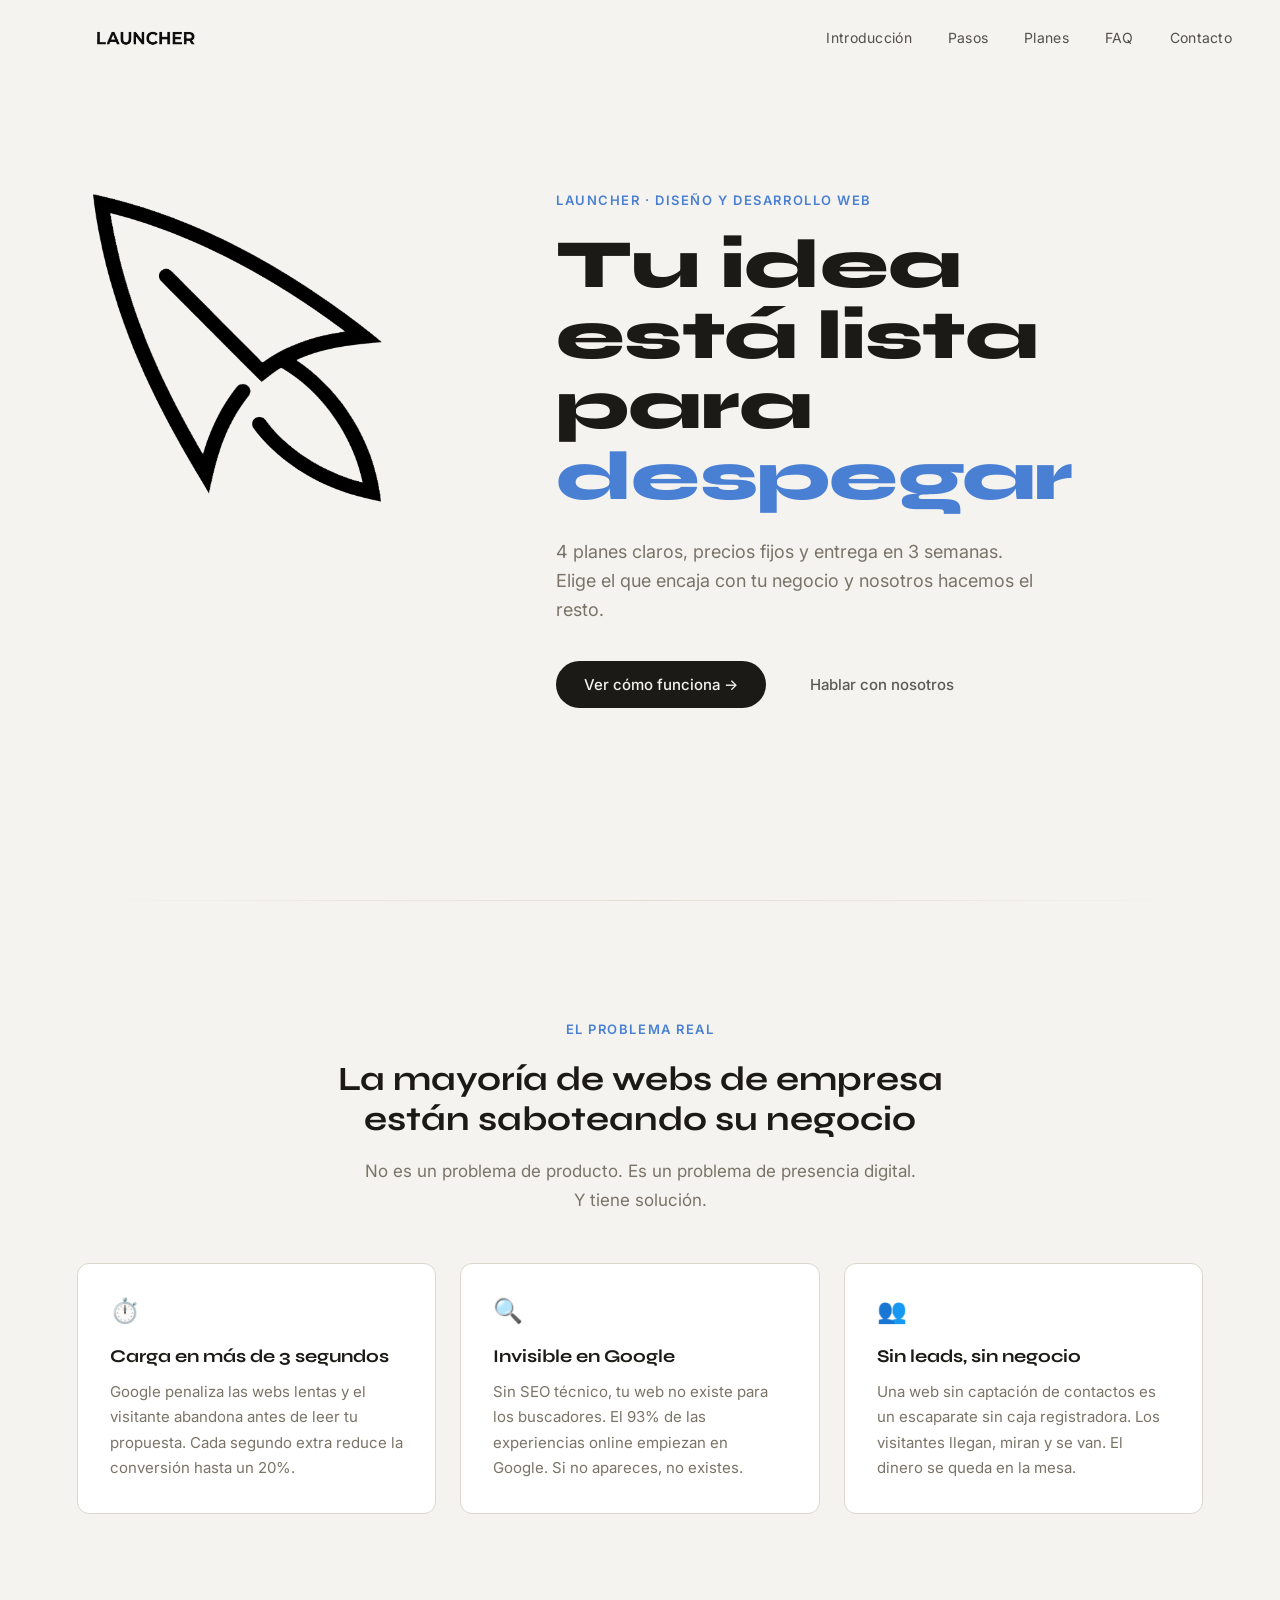
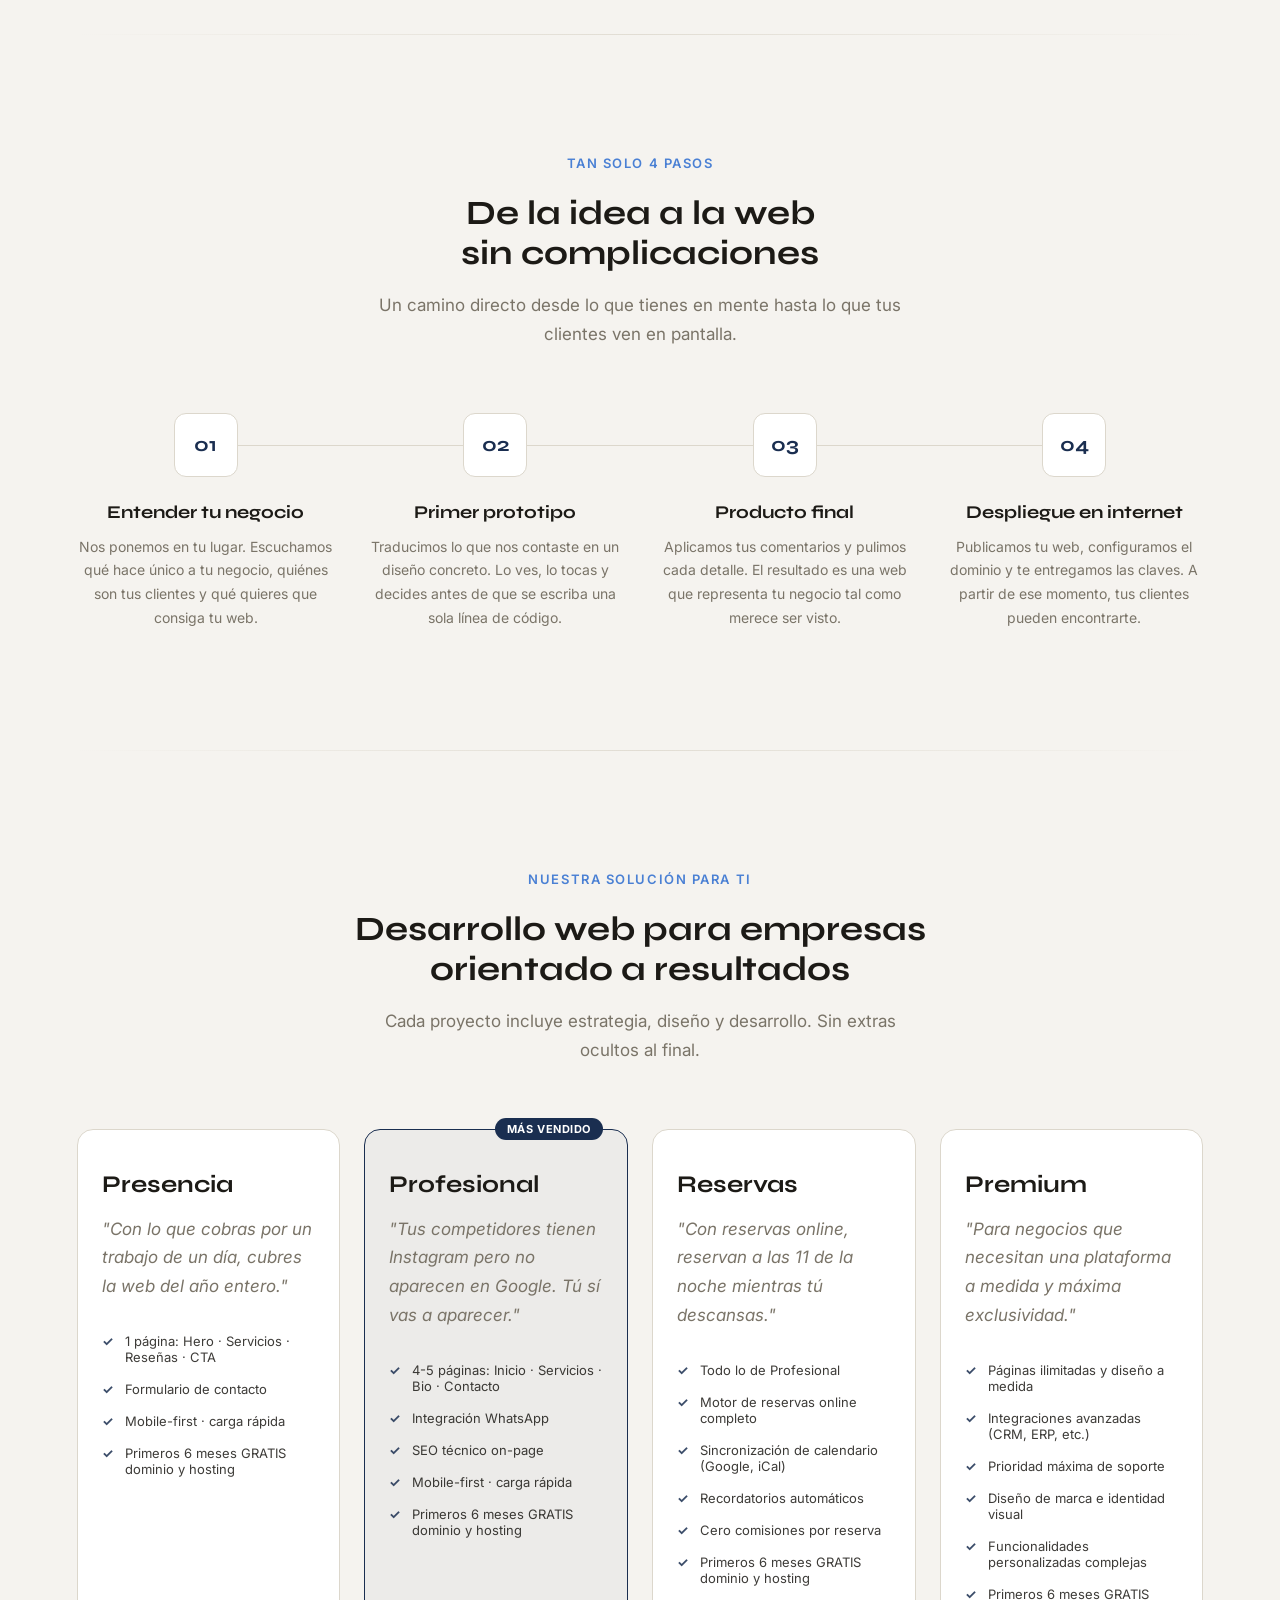
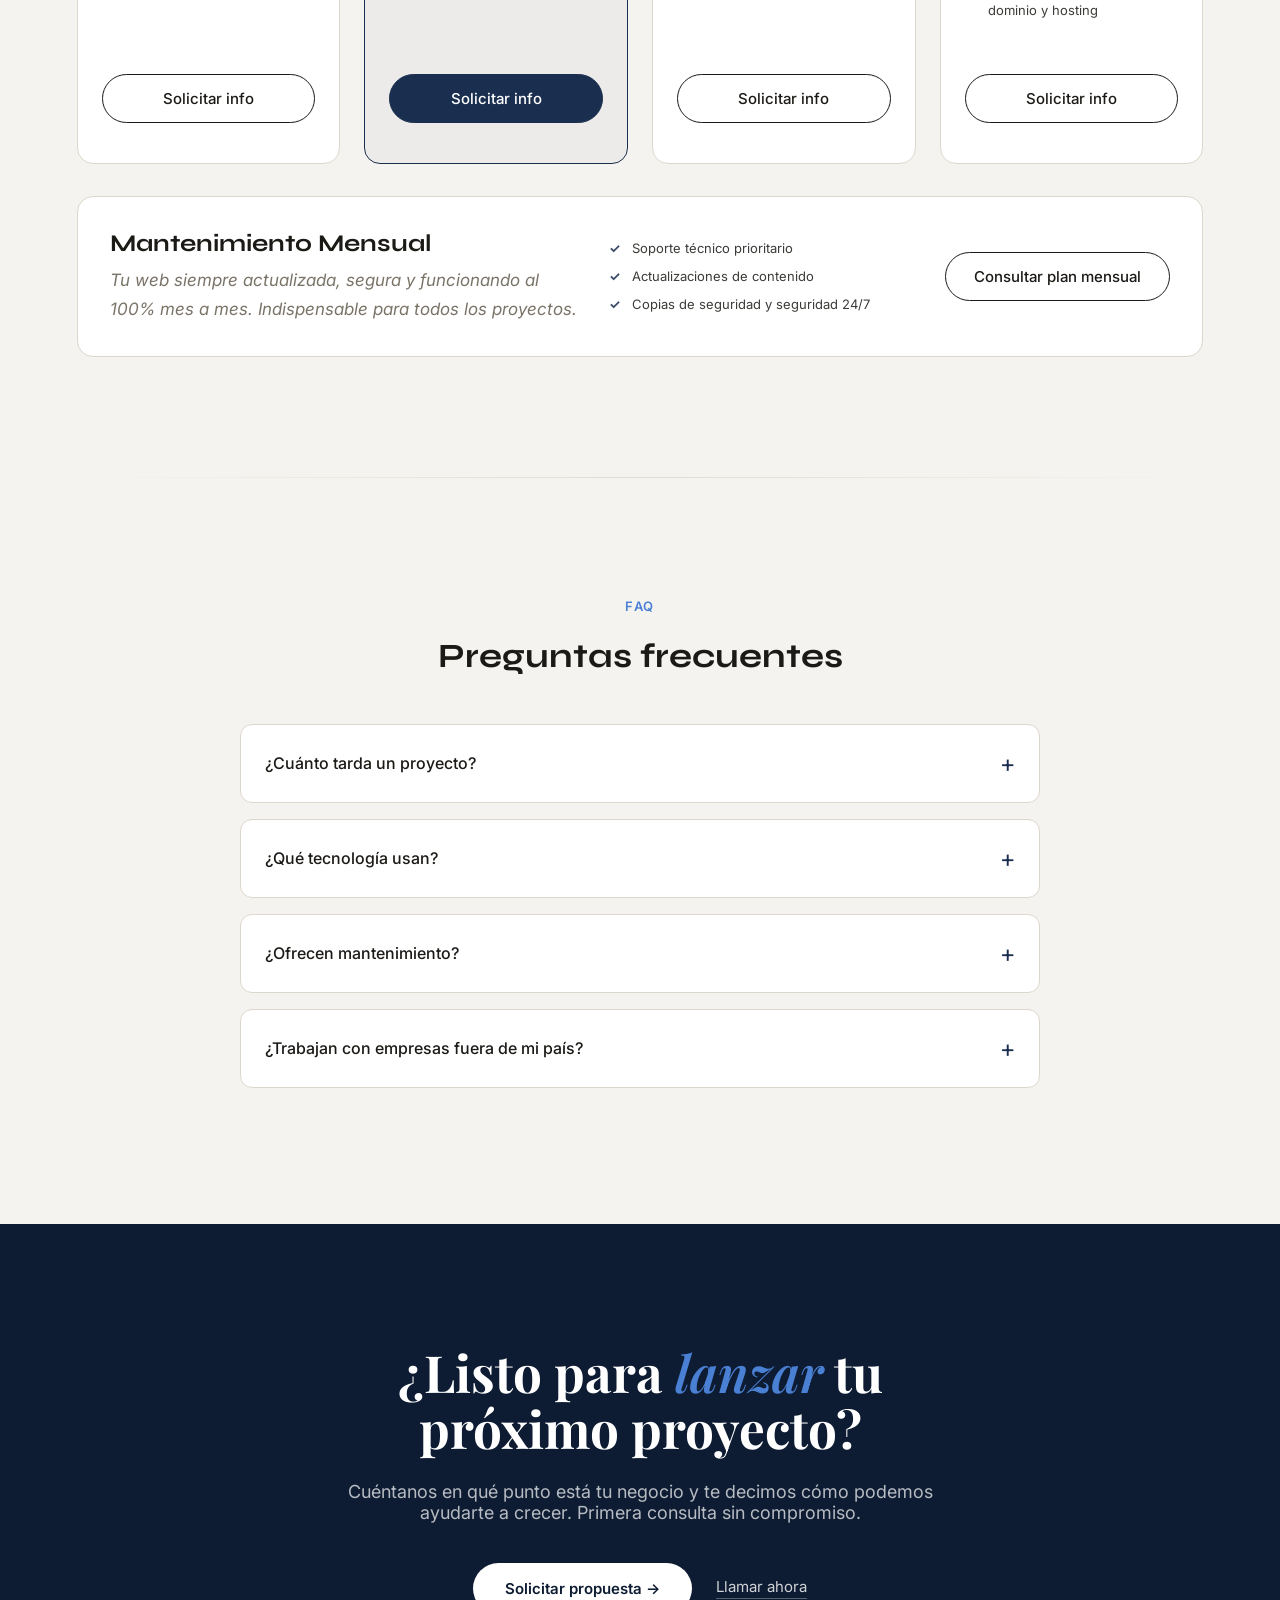
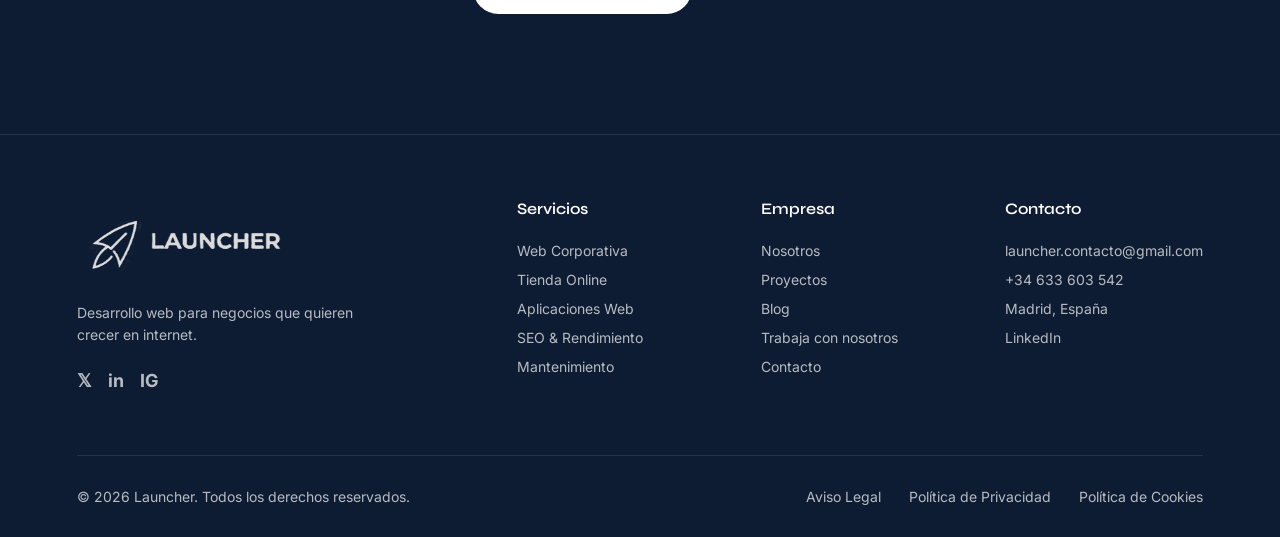
<file: index.html>
<!DOCTYPE html>
<html lang="es">
<head>
<meta charset="UTF-8">
<meta name="viewport" content="width=device-width, initial-scale=1.0">
<title>Launcher — Desarrollo web para negocios que quieren crecer</title>
<meta name="description" content="Diseñamos y desarrollamos webs rápidas, optimizadas para SEO y pensadas para convertir visitas en clientes. Presencia, Profesional o Reservas: el plan a medida de tu negocio.">
<meta name="robots" content="index, follow">
<link rel="canonical" href="https://www.launchernow.com/">

<!-- Open Graph -->
<meta property="og:type" content="website">
<meta property="og:site_name" content="Launcher">
<meta property="og:title" content="Launcher — Desarrollo web para negocios que quieren crecer">
<meta property="og:description" content="Diseñamos y desarrollamos webs rápidas, optimizadas para SEO y pensadas para convertir visitas en clientes.">
<meta property="og:url" content="https://www.launchernow.com/">
<meta property="og:image" content="https://www.launchernow.com/og-cover.jpg">
<meta property="og:locale" content="es_ES">

<!-- Twitter -->
<meta name="twitter:card" content="summary_large_image">
<meta name="twitter:title" content="Launcher — Desarrollo web para negocios que quieren crecer">
<meta name="twitter:description" content="Diseñamos y desarrollamos webs rápidas, optimizadas para SEO y pensadas para convertir visitas en clientes.">
<meta name="twitter:image" content="https://www.launchernow.com/og-cover.jpg">

<meta name="theme-color" content="#f5f3ef">

<!-- Favicon -->
<link rel="icon" type="image/svg+xml" href="/favicon.svg">
<link rel="icon" type="image/png" sizes="32x32" href="/favicon-32x32.png">
<link rel="apple-touch-icon" sizes="180x180" href="/apple-touch-icon.png">

<link rel="preconnect" href="https://fonts.googleapis.com">
<link rel="preconnect" href="https://fonts.gstatic.com" crossorigin>
<link href="https://fonts.googleapis.com/css2?family=Syne:wght@500;700;800&family=Inter:wght@400;500&family=Playfair+Display:ital,wght@0,600;0,700;1,600;1,700&display=swap" rel="stylesheet">
<link rel="preload" as="image" href="Imagen2.svg" fetchpriority="high">

<!-- Structured data -->
<script type="application/ld+json">
{
  "@context": "https://schema.org",
  "@type": "ProfessionalService",
  "name": "Launcher",
  "description": "Estudio de diseño y desarrollo web para negocios que quieren crecer en internet.",
  "url": "https://www.launchernow.com/",
  "email": "launcher.contacto@gmail.com",
  "address": {
    "@type": "PostalAddress",
    "addressLocality": "Madrid",
    "addressCountry": "ES"
  },
  "areaServed": "ES",
  "sameAs": []
}
</script>

<link rel="stylesheet" href="css/base.css">
<link rel="stylesheet" href="css/layout.css">
<link rel="stylesheet" href="css/components.css">
<link rel="stylesheet" href="css/footer.css">

</head>
<body>

<a href="#main-content" class="skip-link">Saltar al contenido</a>

<header id="site-header">
  <a href="#" class="header-brand" id="header-brand" style="text-decoration: none;" aria-label="Launcher — inicio">
    <img id="header-rocket-img" class="header-rocket" src="Imagen2.svg" alt="" width="34" height="34">
    <img src="launchertexto.png" class="brand-logo-img" alt="Launcher" width="120" height="36">
  </a>
  <button class="nav-toggle" id="nav-toggle" aria-expanded="false" aria-controls="header-nav" aria-label="Abrir menú">
    <span></span><span></span><span></span>
  </button>
  <nav class="header-nav" id="header-nav" aria-label="Navegación principal">
    <a href="#problema">Introducción</a>
    <a href="#pasos">Pasos</a>
    <a href="#planes">Planes</a>
    <a href="#faq">FAQ</a>
    <a href="#contacto">Contacto</a>
  </nav>
</header>

<!-- The rocket lives in a fixed-position wrapper that we manually re-position on scroll -->
<div id="rocket-wrap" aria-hidden="true">
  <img id="rocket-img" src="Imagen2.svg" alt="" width="520" height="676">
</div>

<main id="main-content">
  <section class="hero">
    <div class="hero-rocket-spacer"><!-- empty: real rocket is the fixed #rocket-wrap positioned on top of this --></div>
    <div class="hero-text">
      <span class="eyebrow">LAUNCHER · DISEÑO Y DESARROLLO WEB</span>
      <h1>Tu idea está lista para <em>despegar</em></h1>
      <p>4 planes claros, precios fijos y entrega en 3 semanas.
Elige el que encaja con tu negocio y nosotros hacemos el resto.</p>
      <div class="cta-row">
        <a href="#planes" class="btn btn-primary">Ver cómo funciona →</a>
        <a href="#contacto" class="btn btn-ghost">Hablar con nosotros</a>
      </div>
    </div> 
  </section>

  <div class="divider"></div>

  <section class="content" id="problema" style="max-width: 100%; padding-left: 6vw; padding-right: 6vw; text-align: center;">
    <div style="max-width: 1200px; margin: 0 auto;">
      <span class="eyebrow" style="text-align: center;">EL PROBLEMA REAL</span>
      <h2>La mayoría de webs de empresa<br>están saboteando su negocio</h2>
      <p style="margin: 0 auto;">No es un problema de producto. Es un problema de presencia digital. Y tiene solución.</p>
      
      <div class="cards-grid">
        <div class="card">
          <div class="card-icon" aria-hidden="true">⏱️</div>
          <h3>Carga en más de 3 segundos</h3>
          <p>Google penaliza las webs lentas y el visitante abandona antes de leer tu propuesta. Cada segundo extra reduce la conversión hasta un 20%.</p>
        </div>
        <div class="card">
          <div class="card-icon" aria-hidden="true">🔍</div>
          <h3>Invisible en Google</h3>
          <p>Sin SEO técnico, tu web no existe para los buscadores. El 93% de las experiencias online empiezan en Google. Si no apareces, no existes.</p>
        </div>
        <div class="card">
          <div class="card-icon" aria-hidden="true">👥</div>
          <h3>Sin leads, sin negocio</h3>
          <p>Una web sin captación de contactos es un escaparate sin caja registradora. Los visitantes llegan, miran y se van. El dinero se queda en la mesa.</p>
        </div>
      </div>
    </div>
  </section>

  <div class="divider"></div>

  <section class="content" id="pasos" style="max-width: 100%; padding-left: 6vw; padding-right: 6vw; text-align: center;">
    <div style="max-width: 1200px; margin: 0 auto;">
      <span class="eyebrow" style="text-align: center;">TAN SOLO 4 PASOS</span>
      <h2>De la idea a la web<br>sin complicaciones</h2>
      <p style="margin: 0 auto;">Un camino directo desde lo que tienes en mente hasta lo que tus clientes ven en pantalla.</p>

      <div class="steps-grid">
        <div class="step">
          <div class="step-number">01</div>
          <h3>Entender tu negocio</h3>
          <p>Nos ponemos en tu lugar. Escuchamos qué hace único a tu negocio, quiénes son tus clientes y qué quieres que consiga tu web.</p>
        </div>
        <div class="step">
          <div class="step-number">02</div>
          <h3>Primer prototipo</h3>
          <p>Traducimos lo que nos contaste en un diseño concreto. Lo ves, lo tocas y decides antes de que se escriba una sola línea de código.</p>
        </div>
        <div class="step">
          <div class="step-number">03</div>
          <h3>Producto final</h3>
          <p>Aplicamos tus comentarios y pulimos cada detalle. El resultado es una web que representa tu negocio tal como merece ser visto.</p>
        </div>
        <div class="step">
          <div class="step-number">04</div>
          <h3>Despliegue en internet</h3>
          <p>Publicamos tu web, configuramos el dominio y te entregamos las claves. A partir de ese momento, tus clientes pueden encontrarte.</p>
        </div>
      </div>
    </div>
  </section>

  <div class="divider"></div>

  <section class="content" id="planes" style="max-width: 100%; padding-left: 6vw; padding-right: 6vw; text-align: center;">
    <div style="max-width: 1200px; margin: 0 auto;">
      <span class="eyebrow" style="text-align: center;">NUESTRA SOLUCIÓN PARA TI</span>
      <h2>Desarrollo web para empresas<br>orientado a resultados</h2>
      <p style="margin: 0 auto;">Cada proyecto incluye estrategia, diseño y desarrollo. Sin extras ocultos al final.</p>

      <div class="pricing-grid">
        <div class="plan-card">
          <h3 class="plan-name">Presencia</h3>
          <p class="plan-desc">"Con lo que cobras por un trabajo de un día, cubres la web del año entero."</p>
          <ul class="plan-features">
            <li>1 página: Hero · Servicios · Reseñas · CTA</li>
            <li>Formulario de contacto</li>
            <li>Mobile-first · carga rápida</li>
            <li>Primeros 6 meses GRATIS dominio y hosting</li>
          </ul>
          <a href="contacto.html" class="btn btn-outline">Solicitar info</a>
        </div>
        <div class="plan-card highlight">
          <span class="plan-tag">MÁS VENDIDO</span>
          <h3 class="plan-name">Profesional</h3>
          <p class="plan-desc">"Tus competidores tienen Instagram pero no aparecen en Google. Tú sí vas a aparecer."</p>
          <ul class="plan-features">
            <li>4-5 páginas: Inicio · Servicios · Bio · Contacto</li>
            <li>Integración WhatsApp</li>
            <li>SEO técnico on-page</li>
            <li>Mobile-first · carga rápida</li>
            <li>Primeros 6 meses GRATIS dominio y hosting</li>
          </ul>
          <a href="contacto.html" class="btn btn-rust">Solicitar info</a>
        </div>
        <div class="plan-card">
          <h3 class="plan-name">Reservas</h3>
          <p class="plan-desc">"Con reservas online, reservan a las 11 de la noche mientras tú descansas."</p>
          <ul class="plan-features">
            <li>Todo lo de Profesional</li>
            <li>Motor de reservas online completo</li>
            <li>Sincronización de calendario (Google, iCal)</li>
            <li>Recordatorios automáticos</li>
            <li>Cero comisiones por reserva</li>
            <li>Primeros 6 meses GRATIS dominio y hosting</li>
          </ul>
          <a href="contacto.html" class="btn btn-outline">Solicitar info</a>
        </div>
        <div class="plan-card">
          <h3 class="plan-name">Premium</h3>
          <p class="plan-desc">"Para negocios que necesitan una plataforma a medida y máxima exclusividad."</p>
          <ul class="plan-features">
            <li>Páginas ilimitadas y diseño a medida</li>
            <li>Integraciones avanzadas (CRM, ERP, etc.)</li>
            <li>Prioridad máxima de soporte</li>
            <li>Diseño de marca e identidad visual</li>
            <li>Funcionalidades personalizadas complejas</li>
            <li>Primeros 6 meses GRATIS dominio y hosting</li>
          </ul>
          <a href="contacto.html" class="btn btn-outline">Solicitar info</a>
        </div>
      </div>

      <div class="maintenance-banner">
        <div class="maintenance-content">
          <div style="display:flex; align-items:center; gap: 12px; margin-bottom: 8px;">
            <h3 class="plan-name" style="margin: 0;">Mantenimiento Mensual</h3>
          </div>
          <p class="plan-desc" style="margin-bottom: 0; min-height: auto;">Tu web siempre actualizada, segura y funcionando al 100% mes a mes. Indispensable para todos los proyectos.</p>
        </div>
        <ul class="plan-features maintenance-features" style="margin-bottom: 0;">
          <li>Soporte técnico prioritario</li>
          <li>Actualizaciones de contenido</li>
          <li>Copias de seguridad y seguridad 24/7</li>
        </ul>
        <div class="maintenance-action">
          <a href="contacto.html" class="btn btn-outline">Consultar plan mensual</a>
        </div>
      </div>
    </div>
  </section>

  <div class="divider"></div>

  <section class="content" id="faq" style="max-width: 100%; padding-left: 6vw; padding-right: 6vw; text-align: center;">
    <div style="max-width: 1200px; margin: 0 auto;">
      <span class="eyebrow" style="text-align: center;">FAQ</span>
      <h2>Preguntas frecuentes</h2>
      
      <div class="faq-container">
        <details>
          <summary>¿Cuánto tarda un proyecto?</summary>
          <div class="faq-content">Normalmente, un proyecto estándar de 4-5 páginas toma entre 2 y 4 semanas desde la reunión inicial hasta el lanzamiento, dependiendo de la rapidez con la que nos proporciones el contenido y los comentarios.</div>
        </details>
        <details>
          <summary>¿Qué tecnología usan?</summary>
          <div class="faq-content">Utilizamos las mejores prácticas de la web moderna, enfocándonos en código limpio (HTML/CSS/JS) o frameworks como React/Next.js según la complejidad. Nuestro objetivo es el rendimiento y el SEO por encima de todo.</div>
        </details>
        <details>
          <summary>¿Ofrecen mantenimiento?</summary>
          <div class="faq-content">Sí, ofrecemos un plan de mantenimiento mensual donde nos encargamos de las actualizaciones, seguridad, copias de respaldo y cualquier cambio de contenido que necesites mes a mes.</div>
        </details>
        <details>
          <summary>¿Trabajan con empresas fuera de mi país?</summary>
          <div class="faq-content">Por supuesto. Trabajamos de forma 100% remota y asíncrona, adaptándonos a diferentes zonas horarias y gestionando todo el proceso de forma transparente a través de herramientas colaborativas.</div>
        </details>
      </div>
    </div>
  </section>

  <section class="cta-section" id="contacto">
    <div style="max-width: 1200px; margin: 0 auto;">
      <h2>¿Listo para <em>lanzar</em> tu<br>próximo proyecto?</h2>
      <p>Cuéntanos en qué punto está tu negocio y te decimos cómo podemos ayudarte a crecer. Primera consulta sin compromiso.</p>
      <div class="cta-buttons">
        <a href="contacto.html" class="btn" style="background: #ffffff; color: #0e1c33; padding: 16px 32px; border-radius: 99px; text-decoration: none; font-weight: 600;">Solicitar propuesta →</a>
        <a href="tel:+34633603542" class="cta-link-hover">Llamar ahora</a>
      </div>
    </div>
  </section>
</main>

<footer class="site-footer">
  <div class="footer-grid">
    <div class="footer-brand">
      <a href="#" style="display: inline-block; margin-bottom: 16px;" aria-label="Launcher — inicio">
        <img src="launcherblanco.png" alt="Launcher" style="height: 84px; display: block;" width="220" height="84" loading="lazy">
      </a>
      <p>Desarrollo web para negocios que quieren crecer en internet.</p>
      <div class="footer-socials">
        <a href="#" aria-label="Twitter">𝕏</a>
        <a href="#" aria-label="LinkedIn">in</a>
        <a href="#" aria-label="Instagram">IG</a>
      </div>
    </div>
    <div class="footer-col">
      <h4>Servicios</h4>
      <ul>
        <li><a href="#">Web Corporativa</a></li>
        <li><a href="#">Tienda Online</a></li>
        <li><a href="#">Aplicaciones Web</a></li>
        <li><a href="#">SEO & Rendimiento</a></li>
        <li><a href="#">Mantenimiento</a></li>
      </ul>
    </div>
    <div class="footer-col">
      <h4>Empresa</h4>
      <ul>
        <li><a href="#">Nosotros</a></li>
        <li><a href="#">Proyectos</a></li>
        <li><a href="#">Blog</a></li>
        <li><a href="#">Trabaja con nosotros</a></li>
        <li><a href="contacto.html">Contacto</a></li>
      </ul>
    </div>
    <div class="footer-col">
      <h4>Contacto</h4>
      <ul>
        <li><a href="mailto:launcher.contacto@gmail.com">launcher.contacto@gmail.com</a></li>
        <li><a href="tel:+34633603542">+34 633 603 542</a></li>
        <li>Madrid, España</li>
        <li><a href="#">LinkedIn</a></li>
      </ul>
    </div>
  </div>
  <div class="footer-bottom">
    <div class="footer-copy">
      &copy; 2026 Launcher. Todos los derechos reservados.
    </div>
    <div class="footer-legal">
      <a href="aviso-legal.html">Aviso Legal</a>
      <a href="politica-privacidad.html">Política de Privacidad</a>
      <a href="politica-cookies.html">Política de Cookies</a>
    </div>
  </div>
</footer>

<script src="js/main.js"></script>
</body>
</html>
</file>
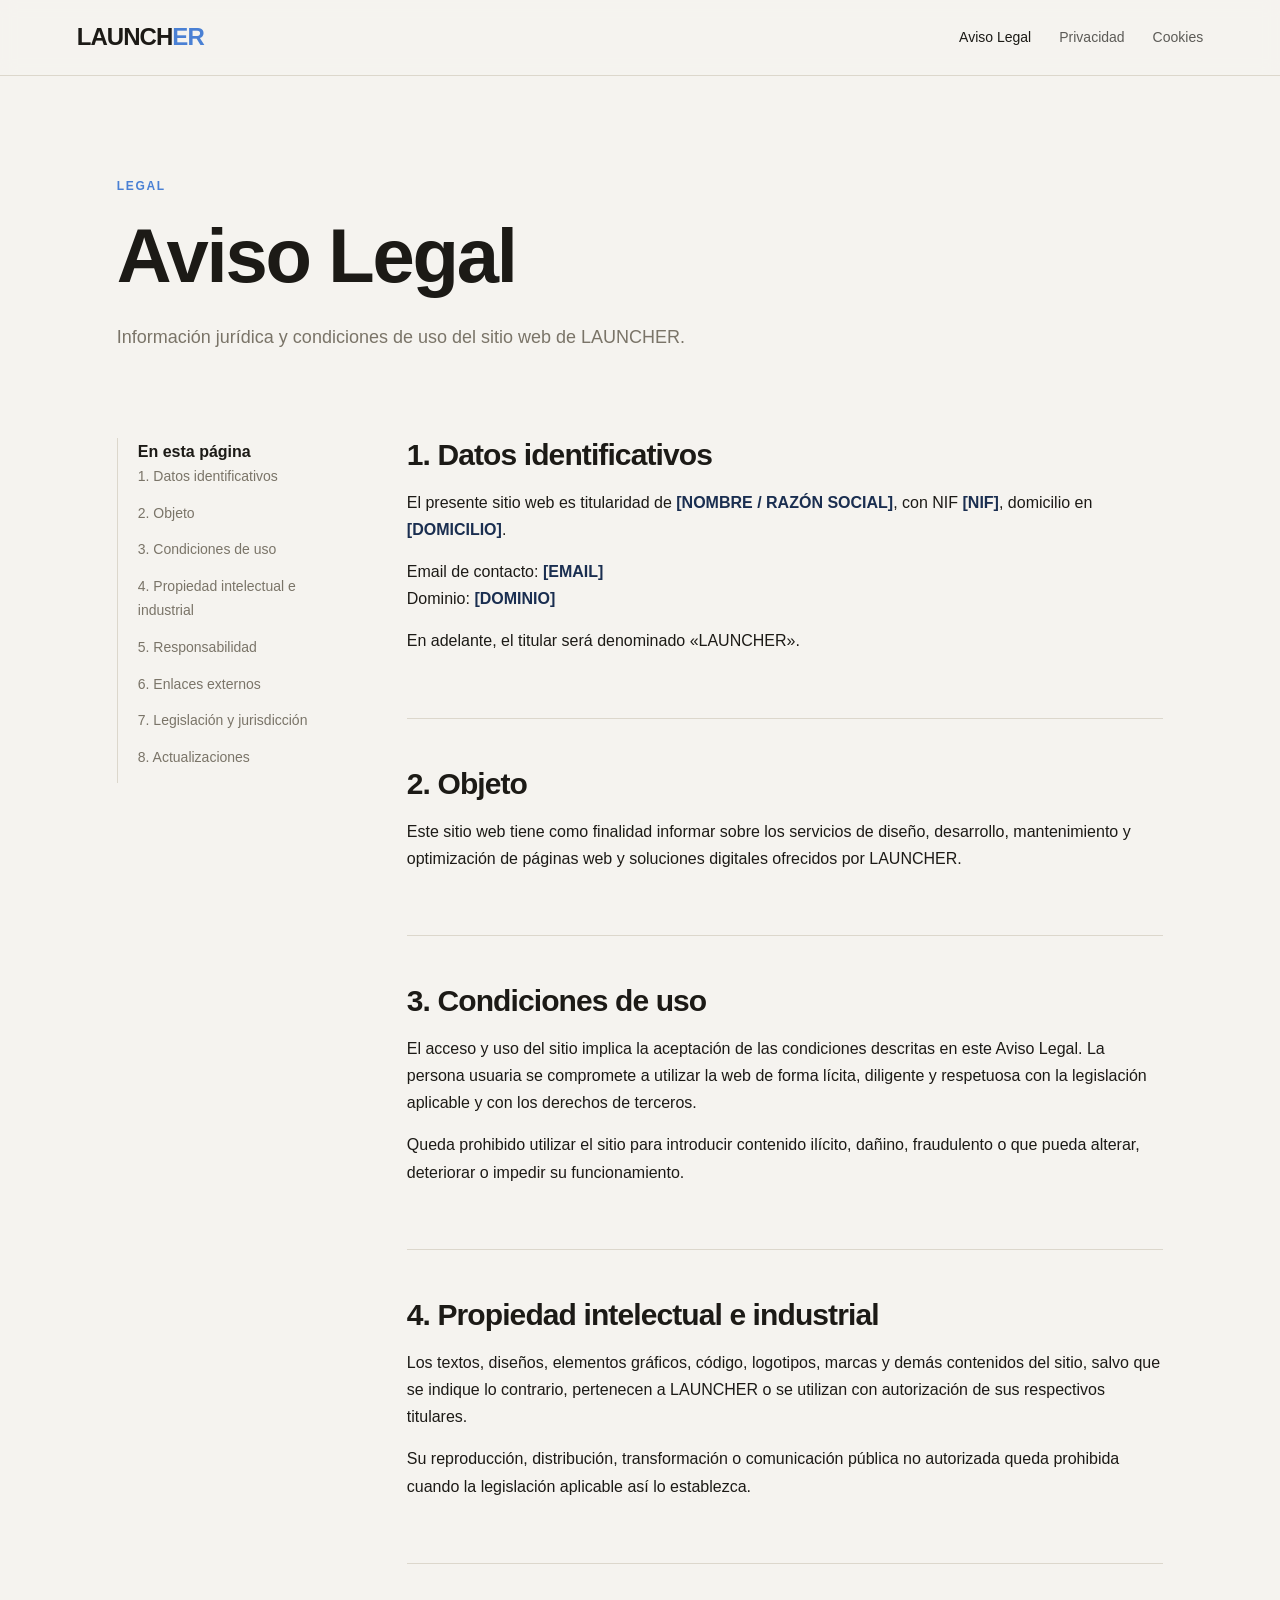
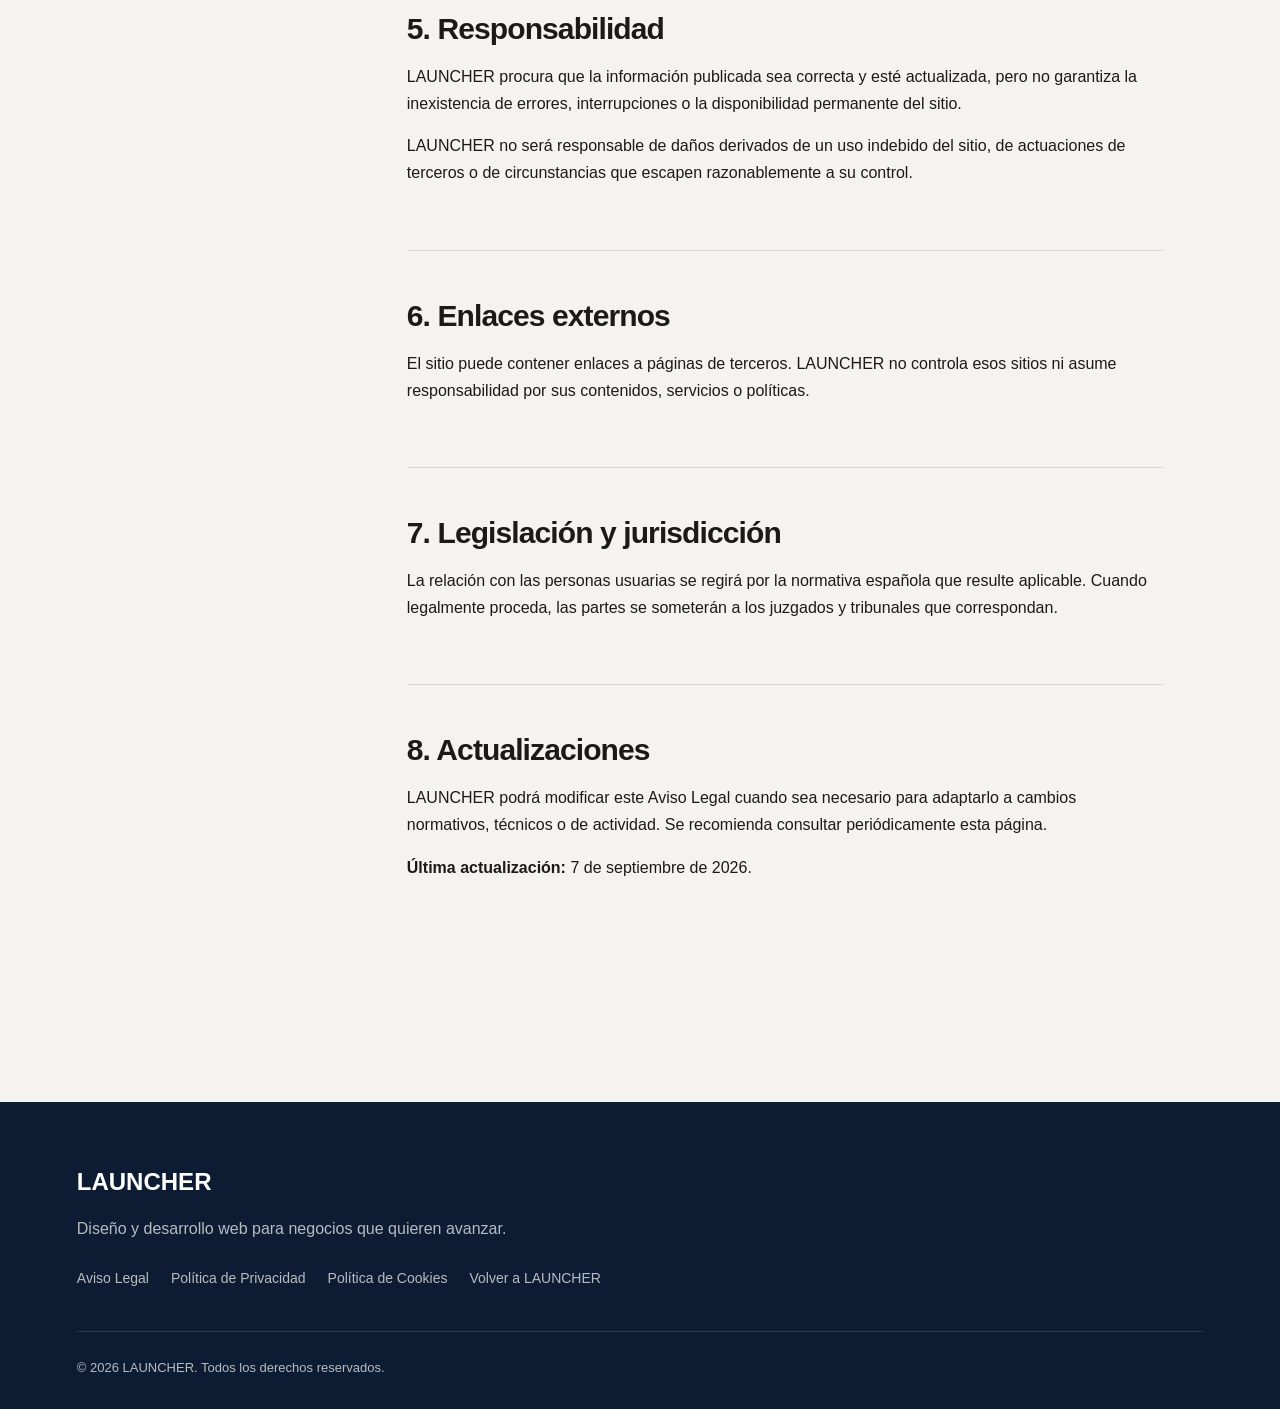
<file: aviso-legal.html>
<!doctype html>
<html lang="es">
<head>
<meta charset="utf-8">
<meta name="viewport" content="width=device-width,initial-scale=1">
<title>Aviso Legal · LAUNCHER</title>
<meta name="description" content="Información jurídica y condiciones de uso del sitio web de LAUNCHER.">
<link rel="stylesheet" href="legal.css">
</head>
<body>

<header>
  <a class="brand" href="index.html">LAUNCH<span>ER</span></a>
  <button class="menu" aria-label="Abrir menú" onclick="document.querySelector('nav').classList.toggle('open')">☰</button>
  <nav>
    <a href="aviso-legal.html" class="active">Aviso Legal</a>
    <a href="politica-privacidad.html" class="">Privacidad</a>
    <a href="politica-cookies.html" class="">Cookies</a>
  </nav>
</header>
<main>
  <div class="hero">
    <div class="eyebrow">Legal</div>
    <h1>Aviso Legal</h1>
    <p class="intro">Información jurídica y condiciones de uso del sitio web de LAUNCHER.</p>
  </div>
  <div class="layout">
    <aside class="toc"><strong>En esta página</strong><a href="#s1">1. Datos identificativos</a><a href="#s2">2. Objeto</a><a href="#s3">3. Condiciones de uso</a><a href="#s4">4. Propiedad intelectual e industrial</a><a href="#s5">5. Responsabilidad</a><a href="#s6">6. Enlaces externos</a><a href="#s7">7. Legislación y jurisdicción</a><a href="#s8">8. Actualizaciones</a></aside>
    <article><section id="s1"><h2>1. Datos identificativos</h2><p>El presente sitio web es titularidad de <span class="placeholder">[NOMBRE / RAZÓN SOCIAL]</span>, con NIF <span class="placeholder">[NIF]</span>, domicilio en <span class="placeholder">[DOMICILIO]</span>.</p>
<p>Email de contacto: <span class="placeholder">[EMAIL]</span><br>Dominio: <span class="placeholder">[DOMINIO]</span></p>
<p>En adelante, el titular será denominado «LAUNCHER».</p></section><section id="s2"><h2>2. Objeto</h2><p>Este sitio web tiene como finalidad informar sobre los servicios de diseño, desarrollo, mantenimiento y optimización de páginas web y soluciones digitales ofrecidos por LAUNCHER.</p></section><section id="s3"><h2>3. Condiciones de uso</h2><p>El acceso y uso del sitio implica la aceptación de las condiciones descritas en este Aviso Legal. La persona usuaria se compromete a utilizar la web de forma lícita, diligente y respetuosa con la legislación aplicable y con los derechos de terceros.</p>
<p>Queda prohibido utilizar el sitio para introducir contenido ilícito, dañino, fraudulento o que pueda alterar, deteriorar o impedir su funcionamiento.</p></section><section id="s4"><h2>4. Propiedad intelectual e industrial</h2><p>Los textos, diseños, elementos gráficos, código, logotipos, marcas y demás contenidos del sitio, salvo que se indique lo contrario, pertenecen a LAUNCHER o se utilizan con autorización de sus respectivos titulares.</p>
<p>Su reproducción, distribución, transformación o comunicación pública no autorizada queda prohibida cuando la legislación aplicable así lo establezca.</p></section><section id="s5"><h2>5. Responsabilidad</h2><p>LAUNCHER procura que la información publicada sea correcta y esté actualizada, pero no garantiza la inexistencia de errores, interrupciones o la disponibilidad permanente del sitio.</p>
<p>LAUNCHER no será responsable de daños derivados de un uso indebido del sitio, de actuaciones de terceros o de circunstancias que escapen razonablemente a su control.</p></section><section id="s6"><h2>6. Enlaces externos</h2><p>El sitio puede contener enlaces a páginas de terceros. LAUNCHER no controla esos sitios ni asume responsabilidad por sus contenidos, servicios o políticas.</p></section><section id="s7"><h2>7. Legislación y jurisdicción</h2><p>La relación con las personas usuarias se regirá por la normativa española que resulte aplicable. Cuando legalmente proceda, las partes se someterán a los juzgados y tribunales que correspondan.</p></section><section id="s8"><h2>8. Actualizaciones</h2><p>LAUNCHER podrá modificar este Aviso Legal cuando sea necesario para adaptarlo a cambios normativos, técnicos o de actividad. Se recomienda consultar periódicamente esta página.</p>
<p><strong>Última actualización:</strong> 7 de septiembre de 2026.</p></section></article>
  </div>
</main>
<footer>
  <div class="footer-inner">
    <div class="footer-brand">LAUNCHER</div>
    <p>Diseño y desarrollo web para negocios que quieren avanzar.</p>
    <div class="footer-links">
      <a href="aviso-legal.html">Aviso Legal</a>
      <a href="politica-privacidad.html">Política de Privacidad</a>
      <a href="politica-cookies.html">Política de Cookies</a>
      <a href="index.html">Volver a LAUNCHER</a>
    </div>
    <div class="footer-bottom">© 2026 LAUNCHER. Todos los derechos reservados.</div>
  </div>
</footer>
</body>
</html>
</file>
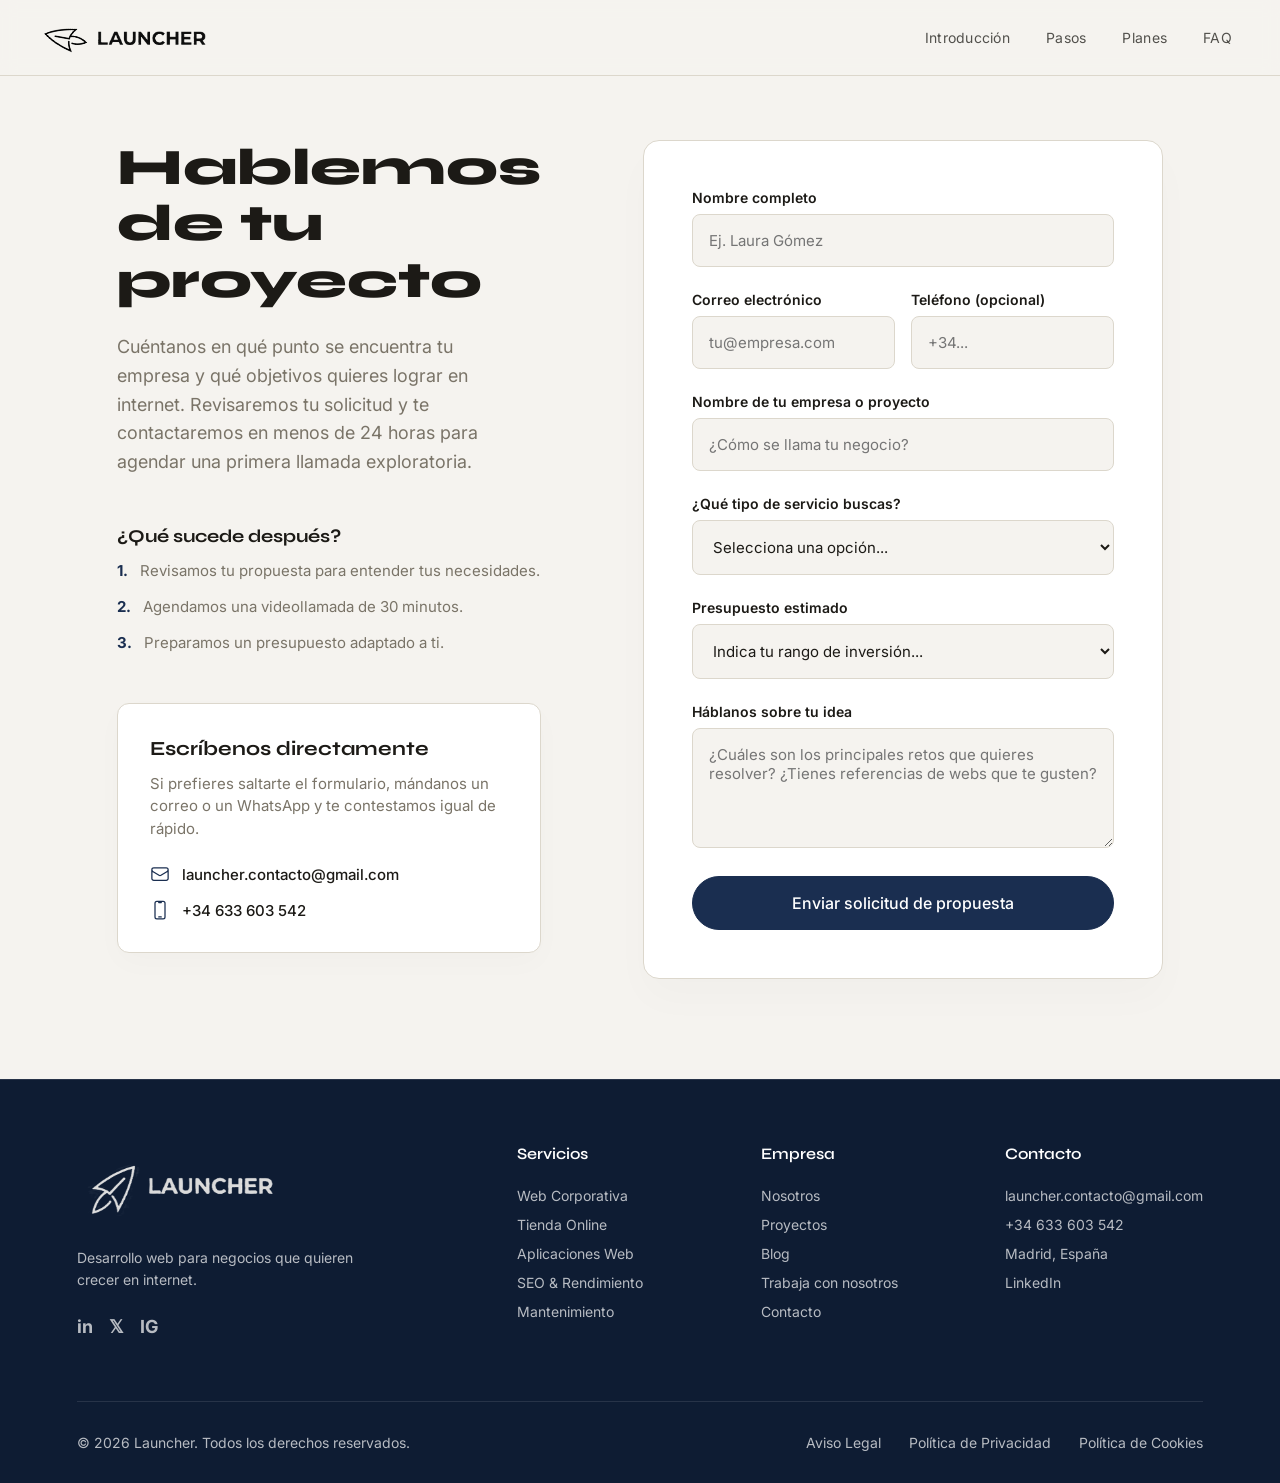
<file: contacto.html>
<!DOCTYPE html>
<html lang="es">
<head>
<meta charset="UTF-8">
<meta name="viewport" content="width=device-width, initial-scale=1.0">
<title>Launcher — Contacto</title>
<link rel="preconnect" href="https://fonts.googleapis.com">
<link href="https://fonts.googleapis.com/css2?family=Syne:wght@500;700;800&family=Inter:wght@400;500&family=Playfair+Display:ital,wght@0,600;0,700;1,600;1,700&display=swap" rel="stylesheet">
<style>
  :root{
    --bg:#f5f3ef;
    --bg-alt:#ece8e1;
    --ink:#1c1a16;
    --rust:#1a2e50;
    --blue-light:#4a80d4;
    --line:#dcd7cc;
    --muted:#7a7468;
  }
  *{margin:0;padding:0;box-sizing:border-box;}
  html{scroll-behavior:smooth;}
  body{
    background:var(--bg);
    color:var(--ink);
    font-family:'Inter',sans-serif;
    overflow-x:hidden;
  }

  /* ---------- HEADER ---------- */
  header{
    position:fixed;
    top:0; left:0; right:0;
    height:76px;
    display:flex;
    align-items:center;
    padding:0 48px;
    z-index:100;
    background:rgba(245,243,239,.92);
    backdrop-filter:blur(8px);
    border-bottom:1px solid var(--line);
  }
  .header-brand{
    display:flex;
    align-items:center;
    gap:4px;
    text-decoration: none;
  }
  .header-rocket{
    width:34px;
    height:34px;
    object-fit:contain;
    display:block;
    transform:rotate(325deg);
  }
  .brand-logo-img{
    height: 36px;
    object-fit: contain;
    display: block;
  }
  .header-nav{
    margin-left:auto;
    display:flex;
    gap:36px;
    font-size:14px;
    letter-spacing:.02em;
  }
  .header-nav a{
    color:var(--ink);
    text-decoration:none;
    opacity:.75;
  }
  .header-nav a:hover{opacity:1;}
  @media (max-width:860px){
    header{padding:0 24px;}
  }

  /* BUTTONS */
  .btn{
    font-family:'Inter',sans-serif;
    font-weight:500;
    font-size:15px;
    padding:14px 28px;
    border-radius:999px;
    text-decoration:none;
    transition:transform .2s ease, opacity .2s ease, background 0.2s ease, border-color 0.2s ease;
    display:inline-block;
    cursor:pointer;
  }
  .btn-primary{
    background:var(--ink);
    color:var(--bg);
    border: none;
  }
  .btn-primary:hover{transform:translateY(-2px);}
  .btn-rust{ background: var(--rust); color: white; border: 1px solid var(--rust); transition: all 0.2s ease; }
  .btn-rust:hover{ background: var(--blue-light); border-color: var(--blue-light); transform:translateY(-2px); }

  /* CONTACT PAGE SPECIFIC */
  .contact-layout{
    display: flex;
    max-width: 1200px;
    margin: 140px auto 100px;
    padding: 0 6vw;
    gap: 8vw;
  }
  .contact-info{
    flex: 1;
  }
  .contact-info h1{
    font-family:'Syne',sans-serif;
    font-weight:800;
    font-size:clamp(36px, 4vw, 56px);
    line-height:1.1;
    margin-bottom:24px;
    color: var(--ink);
  }
  .contact-info p{
    font-size: 18px;
    color: var(--muted);
    line-height: 1.6;
    margin-bottom: 32px;
    max-width: 400px;
  }
  .contact-form{
    flex: 1;
    background: #ffffff;
    padding: 48px;
    border-radius: 16px;
    border: 1px solid var(--line);
    box-shadow: 0 20px 40px rgba(0,0,0,0.02);
  }
  .form-group{
    margin-bottom: 24px;
  }
  .form-group label{
    display: block;
    font-size: 14px;
    font-weight: 600;
    margin-bottom: 8px;
    color: var(--ink);
  }
  .form-control{
    width: 100%;
    padding: 16px;
    background: var(--bg);
    border: 1px solid var(--line);
    border-radius: 8px;
    font-family: 'Inter', sans-serif;
    font-size: 15px;
    color: var(--ink);
    transition: border-color 0.2s;
  }
  .form-control:focus{
    outline: none;
    border-color: var(--rust);
    background: #ffffff;
  }
  textarea.form-control{
    resize: vertical;
    min-height: 120px;
  }
  
  /* NUEVA TARJETA DE CONTACTO DIRECTO */
  .direct-contact-card {
    margin-top: 48px;
    background: #ffffff;
    padding: 32px;
    border-radius: 12px;
    border: 1px solid var(--line);
    box-shadow: 0 10px 30px rgba(0,0,0,0.02);
    max-width: 450px;
  }
  .direct-contact-card h4 {
    font-family: 'Syne', sans-serif;
    font-size: 20px;
    margin-bottom: 12px;
    color: var(--ink);
  }
  .direct-contact-card p {
    font-size: 15px;
    color: var(--muted);
    line-height: 1.5;
    margin-bottom: 24px;
  }
  .direct-contact-links {
    display: flex;
    flex-direction: column;
    gap: 16px;
  }
  .direct-contact-links a {
    display: flex;
    align-items: center;
    gap: 12px;
    color: var(--ink);
    text-decoration: none;
    font-weight: 500;
    font-size: 15px;
    transition: color 0.2s;
  }
  .direct-contact-links a:hover {
    color: var(--blue-light);
  }
  .direct-contact-links svg {
    width: 20px;
    height: 20px;
    color: var(--rust);
  }

  @media(max-width: 900px){
    .contact-layout{ flex-direction: column; gap: 48px; margin-top: 120px; }
    .contact-form{ padding: 32px 24px; }
    .direct-contact-card { max-width: 100%; }
  }

  /* FOOTER */
  .site-footer { background: #0e1c33; color: rgba(255, 255, 255, 0.7); padding: 64px 6vw 32px; border-top: 1px solid rgba(255, 255, 255, 0.1); font-size: 14px; text-align: left; margin-top: auto; }
  .footer-grid { max-width: 1200px; margin: 0 auto; display: grid; grid-template-columns: 2fr 1fr 1fr 1fr; gap: 48px; margin-bottom: 64px; }
  .footer-brand h3 { font-family: 'Syne', sans-serif; color: #ffffff; font-size: 24px; margin-bottom: 16px; font-weight: 700; }
  .footer-brand p { margin-bottom: 24px; line-height: 1.6; max-width: 280px; }
  .footer-socials { display: flex; gap: 16px; }
  .footer-socials a { color: #ffffff; text-decoration: none; opacity: 0.7; transition: opacity 0.2s; font-size: 18px; font-weight: bold; }
  .footer-socials a:hover { opacity: 1; }
  .footer-col h4 { color: #ffffff; font-family: 'Syne', sans-serif; font-size: 16px; margin-bottom: 24px; font-weight: 600; }
  .footer-col ul { list-style: none; padding: 0; margin: 0; }
  .footer-col ul li { margin-bottom: 12px; }
  .footer-col ul li a { color: rgba(255, 255, 255, 0.7); text-decoration: none; transition: color 0.2s; }
  .footer-col ul li a:hover { color: var(--blue-light); }
  .footer-bottom { max-width: 1200px; margin: 0 auto; border-top: 1px solid rgba(255, 255, 255, 0.1); padding-top: 32px; display: flex; justify-content: space-between; align-items: center; flex-wrap: wrap; gap: 16px; }
  .footer-legal a { color: rgba(255, 255, 255, 0.7); text-decoration: none; margin-left: 24px; transition: color 0.2s; }
  .footer-legal a:hover { color: #ffffff; }
  @media (max-width: 900px) { .footer-grid { grid-template-columns: 1fr 1fr; } }
  @media (max-width: 600px) { .footer-grid { grid-template-columns: 1fr; } .footer-bottom { flex-direction: column; text-align: center; justify-content: center; } .footer-legal a { margin: 0 12px; } }
</style>
</head>
<body style="display: flex; flex-direction: column; min-height: 100vh;">

<header id="site-header">
  <a href="index.html" class="header-brand" id="header-brand">
    <img class="header-rocket" src="Imagen2.svg" alt="">
    <img src="launchertexto.png" class="brand-logo-img" alt="LAUNCHER">
  </a>
  <nav class="header-nav">
    <a href="index.html#problema">Introducción</a>
    <a href="index.html#pasos">Pasos</a>
    <a href="index.html#planes">Planes</a>
    <a href="index.html#faq">FAQ</a>
  </nav>
</header>

<main style="flex: 1;">
  <div class="contact-layout">
    <div class="contact-info">
      <h1>Hablemos de tu proyecto</h1>
      <p>Cuéntanos en qué punto se encuentra tu empresa y qué objetivos quieres lograr en internet. Revisaremos tu solicitud y te contactaremos en menos de 24 horas para agendar una primera llamada exploratoria.</p>
      
      <div style="margin-top: 48px;">
        <h4 style="font-family:'Syne',sans-serif; font-size:18px; margin-bottom: 12px;">¿Qué sucede después?</h4>
        <ul style="list-style:none; color: var(--muted); line-height: 1.6; font-size: 15px;">
          <li style="margin-bottom:12px; display:flex; gap:12px;">
            <strong style="color:var(--rust);">1.</strong> Revisamos tu propuesta para entender tus necesidades.
          </li>
          <li style="margin-bottom:12px; display:flex; gap:12px;">
            <strong style="color:var(--rust);">2.</strong> Agendamos una videollamada de 30 minutos.
          </li>
          <li style="margin-bottom:12px; display:flex; gap:12px;">
            <strong style="color:var(--rust);">3.</strong> Preparamos un presupuesto adaptado a ti.
          </li>
        </ul>
      </div>

      <!-- NUEVA TARJETA AQUÍ -->
      <div class="direct-contact-card">
        <h4>Escríbenos directamente</h4>
        <p>Si prefieres saltarte el formulario, mándanos un correo o un WhatsApp y te contestamos igual de rápido.</p>
        
        <div class="direct-contact-links">
          <a href="mailto:launcher.contacto@gmail.com">
            <svg xmlns="http://www.w3.org/2000/svg" fill="none" viewBox="0 0 24 24" stroke-width="1.5" stroke="currentColor">
              <path stroke-linecap="round" stroke-linejoin="round" d="M21.75 6.75v10.5a2.25 2.25 0 01-2.25 2.25h-15a2.25 2.25 0 01-2.25-2.25V6.75m19.5 0A2.25 2.25 0 0019.5 4.5h-15a2.25 2.25 0 00-2.25 2.25m19.5 0v.243a2.25 2.25 0 01-1.07 1.916l-7.5 4.615a2.25 2.25 0 01-2.36 0L3.32 8.91a2.25 2.25 0 01-1.07-1.916V6.75" />
            </svg>
            launcher.contacto@gmail.com
          </a>
          
          <a href="https://wa.me/34900000000" target="_blank">
            <svg xmlns="http://www.w3.org/2000/svg" fill="none" viewBox="0 0 24 24" stroke-width="1.5" stroke="currentColor">
              <path stroke-linecap="round" stroke-linejoin="round" d="M10.5 1.5H8.25A2.25 2.25 0 006 3.75v16.5a2.25 2.25 0 002.25 2.25h7.5A2.25 2.25 0 0018 20.25V3.75a2.25 2.25 0 00-2.25-2.25H13.5m-3 0V3h3V1.5m-3 0h3m-3 18.75h3" />
            </svg>
            +34 633 603 542
          </a>
        </div>
      </div>
      <!-- FIN NUEVA TARJETA -->

    </div>
    
    <div class="contact-form">
      <form action="https://formspree.io/f/xgaennwj" method="POST">
        <div class="form-group">
          <label for="name">Nombre completo</label>
          <input type="text" id="name" name="name" class="form-control" placeholder="Ej. Laura Gómez" required>
        </div>
        
        <div style="display: grid; grid-template-columns: 1fr 1fr; gap: 16px;">
          <div class="form-group">
            <label for="email">Correo electrónico</label>
            <input type="email" id="email" name="email" class="form-control" placeholder="tu@empresa.com" required>
          </div>
          <div class="form-group">
            <label for="phone">Teléfono (opcional)</label>
            <input type="tel" id="phone" name="phone" class="form-control" placeholder="+34...">
          </div>
        </div>

        <div class="form-group">
          <label for="company">Nombre de tu empresa o proyecto</label>
          <input type="text" id="company" name="company" class="form-control" placeholder="¿Cómo se llama tu negocio?">
        </div>
        
        <div class="form-group">
          <label for="type">¿Qué tipo de servicio buscas?</label>
          <select id="type" name="type" class="form-control" required>
            <option value="" disabled selected>Selecciona una opción...</option>
            <option value="one-page">Diseño Web One-Page (Presencia)</option>
            <option value="corporate">Web Corporativa (Profesional)</option>
            <option value="booking">Web con Motor de Reservas</option>
            <option value="custom">Plataforma a Medida (Premium)</option>
            <option value="other">Otro tipo de proyecto</option>
          </select>
        </div>
        
        <div class="form-group">
          <label for="budget">Presupuesto estimado</label>
          <select id="budget" name="budget" class="form-control" required>
            <option value="" disabled selected>Indica tu rango de inversión...</option>
            <option value="low">Menos de 500€</option>
            <option value="medium">500€ - 1.000€</option>
            <option value="high">1.000€ - 3.000€</option>
            <option value="premium">Más de 3.000€</option>
          </select>
        </div>

        <div class="form-group">
          <label for="message">Háblanos sobre tu idea</label>
          <textarea id="message" name="message" class="form-control" placeholder="¿Cuáles son los principales retos que quieres resolver? ¿Tienes referencias de webs que te gusten?" required></textarea>
        </div>
        
        <button type="submit" class="btn btn-rust" style="width: 100%; text-align: center; font-size: 16px; padding: 16px;">Enviar solicitud de propuesta</button>
      </form>
    </div>
  </div>
</main>

<footer class="site-footer">
  <div class="footer-grid">
    <div class="footer-brand">
      <a href="index.html" style="display: inline-block; margin-bottom: 16px;">
        <img src="launcherblanco.png" alt="Launcher" style="height: 84px; display: block;">
      </a>
      <p>Desarrollo web para negocios que quieren crecer en internet.</p>
      <div class="footer-socials">
        <a href="#" aria-label="LinkedIn">in</a>
        <a href="#" aria-label="Twitter">𝕏</a>
        <a href="#" aria-label="Instagram">IG</a>
      </div>
    </div>
    <div class="footer-col">
      <h4>Servicios</h4>
      <ul>
        <li><a href="#">Web Corporativa</a></li>
        <li><a href="#">Tienda Online</a></li>
        <li><a href="#">Aplicaciones Web</a></li>
        <li><a href="#">SEO & Rendimiento</a></li>
        <li><a href="#">Mantenimiento</a></li>
      </ul>
    </div>
    <div class="footer-col">
      <h4>Empresa</h4>
      <ul>
        <li><a href="#">Nosotros</a></li>
        <li><a href="#">Proyectos</a></li>
        <li><a href="#">Blog</a></li>
        <li><a href="#">Trabaja con nosotros</a></li>
        <li><a href="contacto.html">Contacto</a></li>
      </ul>
    </div>
    <div class="footer-col">
      <h4>Contacto</h4>
      <ul>
        <li><a href="mailto:launcher.contacto@gmail.com">launcher.contacto@gmail.com</a></li>
        <li><a href="tel:+34633603542">+34 633 603 542</a></li>
        <li>Madrid, España</li>
        <li><a href="#">LinkedIn</a></li>
      </ul>
    </div>
  </div>
  <div class="footer-bottom">
    <div class="footer-copy">
      &copy; 2026 Launcher. Todos los derechos reservados.
    </div>
    <div class="footer-legal">
      <a href="#">Aviso Legal</a>
      <a href="#">Política de Privacidad</a>
      <a href="#">Política de Cookies</a>
    </div>
  </div>
</footer>

</body>
</html>
</file>
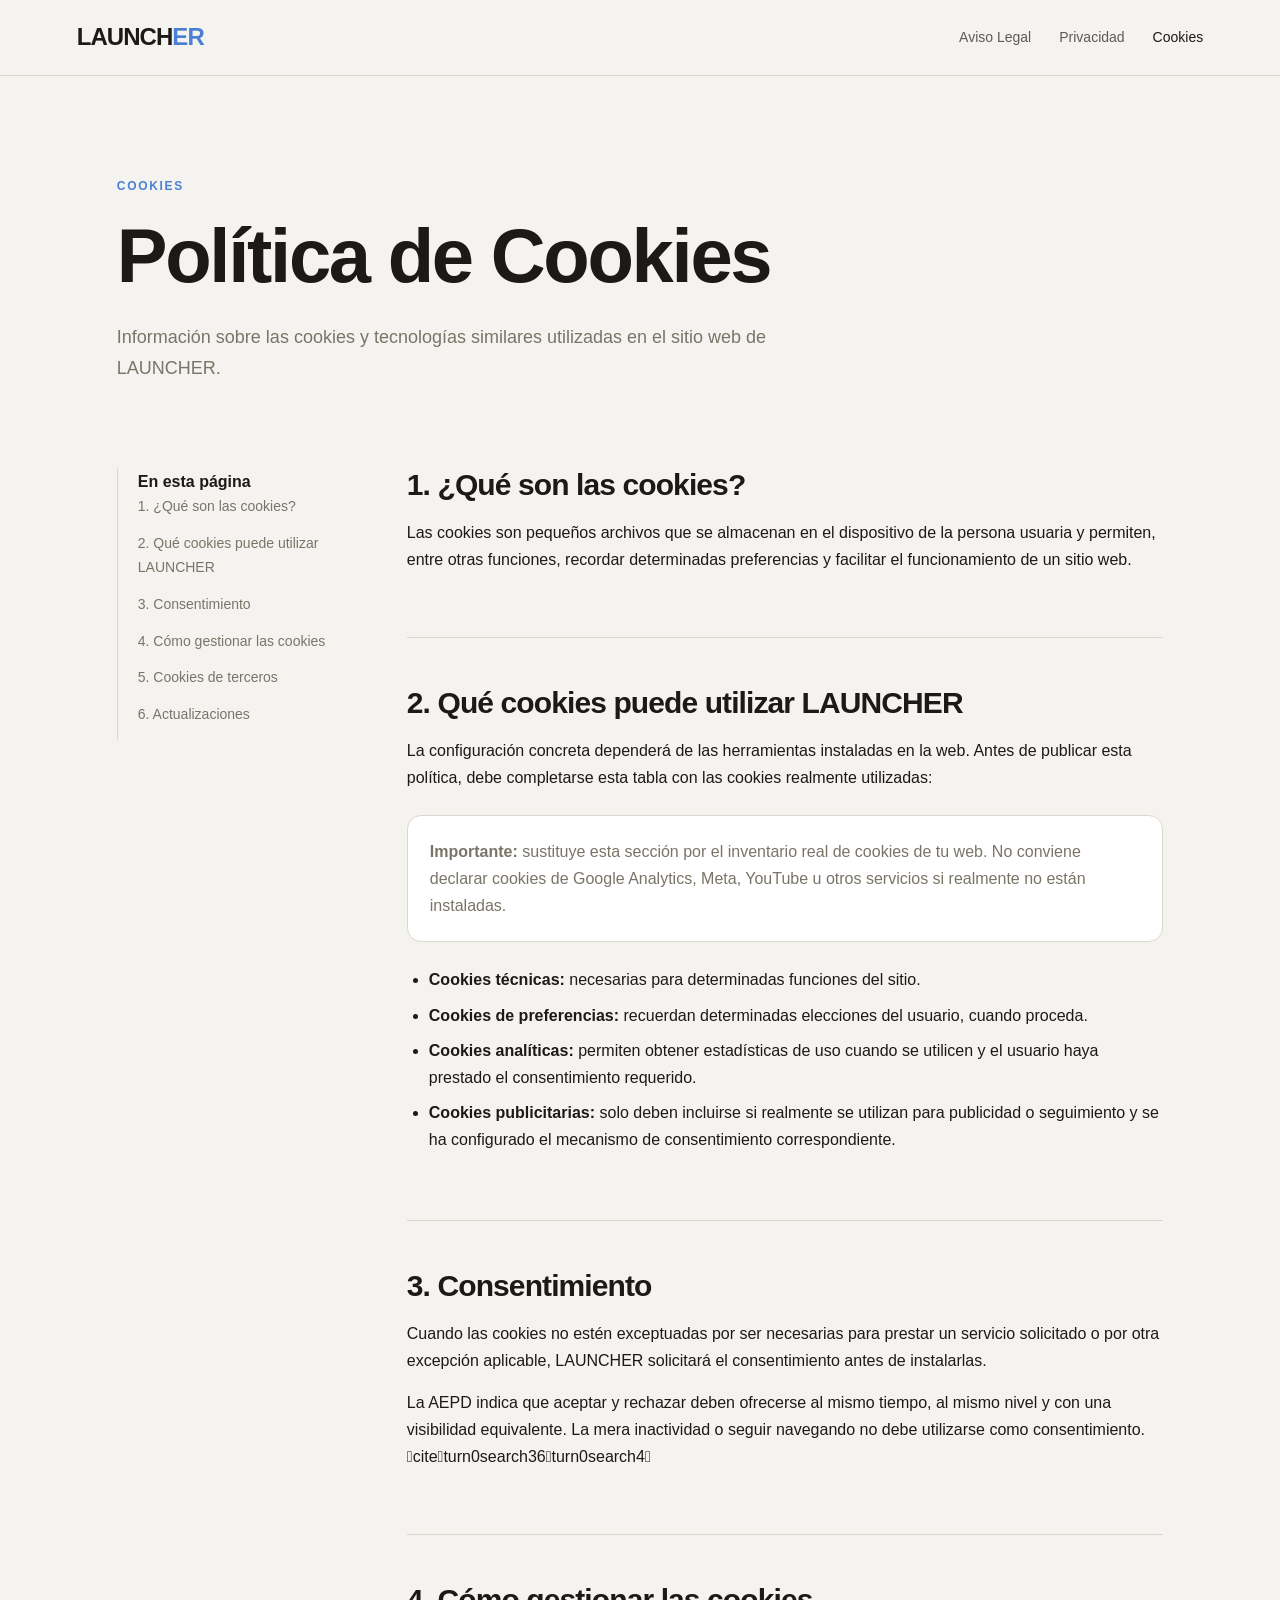
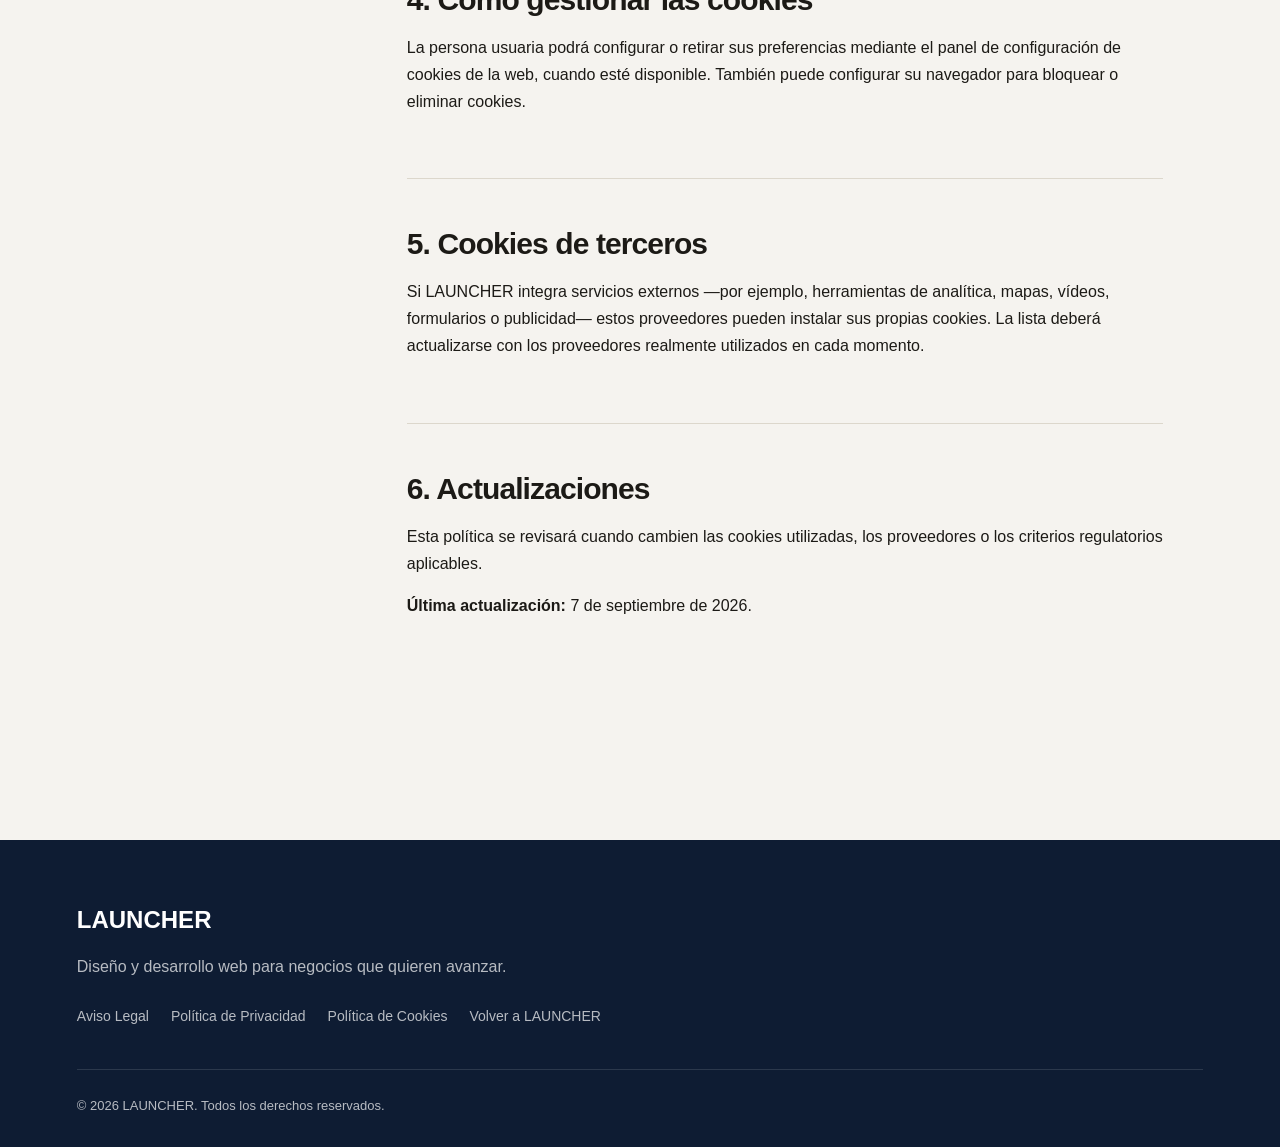
<file: politica-cookies.html>
<!doctype html>
<html lang="es">
<head>
<meta charset="utf-8">
<meta name="viewport" content="width=device-width,initial-scale=1">
<title>Política de Cookies · LAUNCHER</title>
<meta name="description" content="Información sobre las cookies y tecnologías similares utilizadas en el sitio web de LAUNCHER.">
<link rel="stylesheet" href="legal.css">
</head>
<body>

<header>
  <a class="brand" href="index.html">LAUNCH<span>ER</span></a>
  <button class="menu" aria-label="Abrir menú" onclick="document.querySelector('nav').classList.toggle('open')">☰</button>
  <nav>
    <a href="aviso-legal.html" class="">Aviso Legal</a>
    <a href="politica-privacidad.html" class="">Privacidad</a>
    <a href="politica-cookies.html" class="active">Cookies</a>
  </nav>
</header>
<main>
  <div class="hero">
    <div class="eyebrow">Cookies</div>
    <h1>Política de Cookies</h1>
    <p class="intro">Información sobre las cookies y tecnologías similares utilizadas en el sitio web de LAUNCHER.</p>
  </div>
  <div class="layout">
    <aside class="toc"><strong>En esta página</strong><a href="#s1">1. ¿Qué son las cookies?</a><a href="#s2">2. Qué cookies puede utilizar LAUNCHER</a><a href="#s3">3. Consentimiento</a><a href="#s4">4. Cómo gestionar las cookies</a><a href="#s5">5. Cookies de terceros</a><a href="#s6">6. Actualizaciones</a></aside>
    <article><section id="s1"><h2>1. ¿Qué son las cookies?</h2><p>Las cookies son pequeños archivos que se almacenan en el dispositivo de la persona usuaria y permiten, entre otras funciones, recordar determinadas preferencias y facilitar el funcionamiento de un sitio web.</p></section><section id="s2"><h2>2. Qué cookies puede utilizar LAUNCHER</h2><p>La configuración concreta dependerá de las herramientas instaladas en la web. Antes de publicar esta política, debe completarse esta tabla con las cookies realmente utilizadas:</p>
<div class="note"><strong>Importante:</strong> sustituye esta sección por el inventario real de cookies de tu web. No conviene declarar cookies de Google Analytics, Meta, YouTube u otros servicios si realmente no están instaladas.</div>
<ul>
<li><strong>Cookies técnicas:</strong> necesarias para determinadas funciones del sitio.</li>
<li><strong>Cookies de preferencias:</strong> recuerdan determinadas elecciones del usuario, cuando proceda.</li>
<li><strong>Cookies analíticas:</strong> permiten obtener estadísticas de uso cuando se utilicen y el usuario haya prestado el consentimiento requerido.</li>
<li><strong>Cookies publicitarias:</strong> solo deben incluirse si realmente se utilizan para publicidad o seguimiento y se ha configurado el mecanismo de consentimiento correspondiente.</li>
</ul></section><section id="s3"><h2>3. Consentimiento</h2><p>Cuando las cookies no estén exceptuadas por ser necesarias para prestar un servicio solicitado o por otra excepción aplicable, LAUNCHER solicitará el consentimiento antes de instalarlas.</p>
<p>La AEPD indica que aceptar y rechazar deben ofrecerse al mismo tiempo, al mismo nivel y con una visibilidad equivalente. La mera inactividad o seguir navegando no debe utilizarse como consentimiento. citeturn0search36turn0search4</p></section><section id="s4"><h2>4. Cómo gestionar las cookies</h2><p>La persona usuaria podrá configurar o retirar sus preferencias mediante el panel de configuración de cookies de la web, cuando esté disponible. También puede configurar su navegador para bloquear o eliminar cookies.</p></section><section id="s5"><h2>5. Cookies de terceros</h2><p>Si LAUNCHER integra servicios externos —por ejemplo, herramientas de analítica, mapas, vídeos, formularios o publicidad— estos proveedores pueden instalar sus propias cookies. La lista deberá actualizarse con los proveedores realmente utilizados en cada momento.</p></section><section id="s6"><h2>6. Actualizaciones</h2><p>Esta política se revisará cuando cambien las cookies utilizadas, los proveedores o los criterios regulatorios aplicables.</p>
<p><strong>Última actualización:</strong> 7 de septiembre de 2026.</p></section></article>
  </div>
</main>
<footer>
  <div class="footer-inner">
    <div class="footer-brand">LAUNCHER</div>
    <p>Diseño y desarrollo web para negocios que quieren avanzar.</p>
    <div class="footer-links">
      <a href="aviso-legal.html">Aviso Legal</a>
      <a href="politica-privacidad.html">Política de Privacidad</a>
      <a href="politica-cookies.html">Política de Cookies</a>
      <a href="index.html">Volver a LAUNCHER</a>
    </div>
    <div class="footer-bottom">© 2026 LAUNCHER. Todos los derechos reservados.</div>
  </div>
</footer>
</body>
</html>
</file>
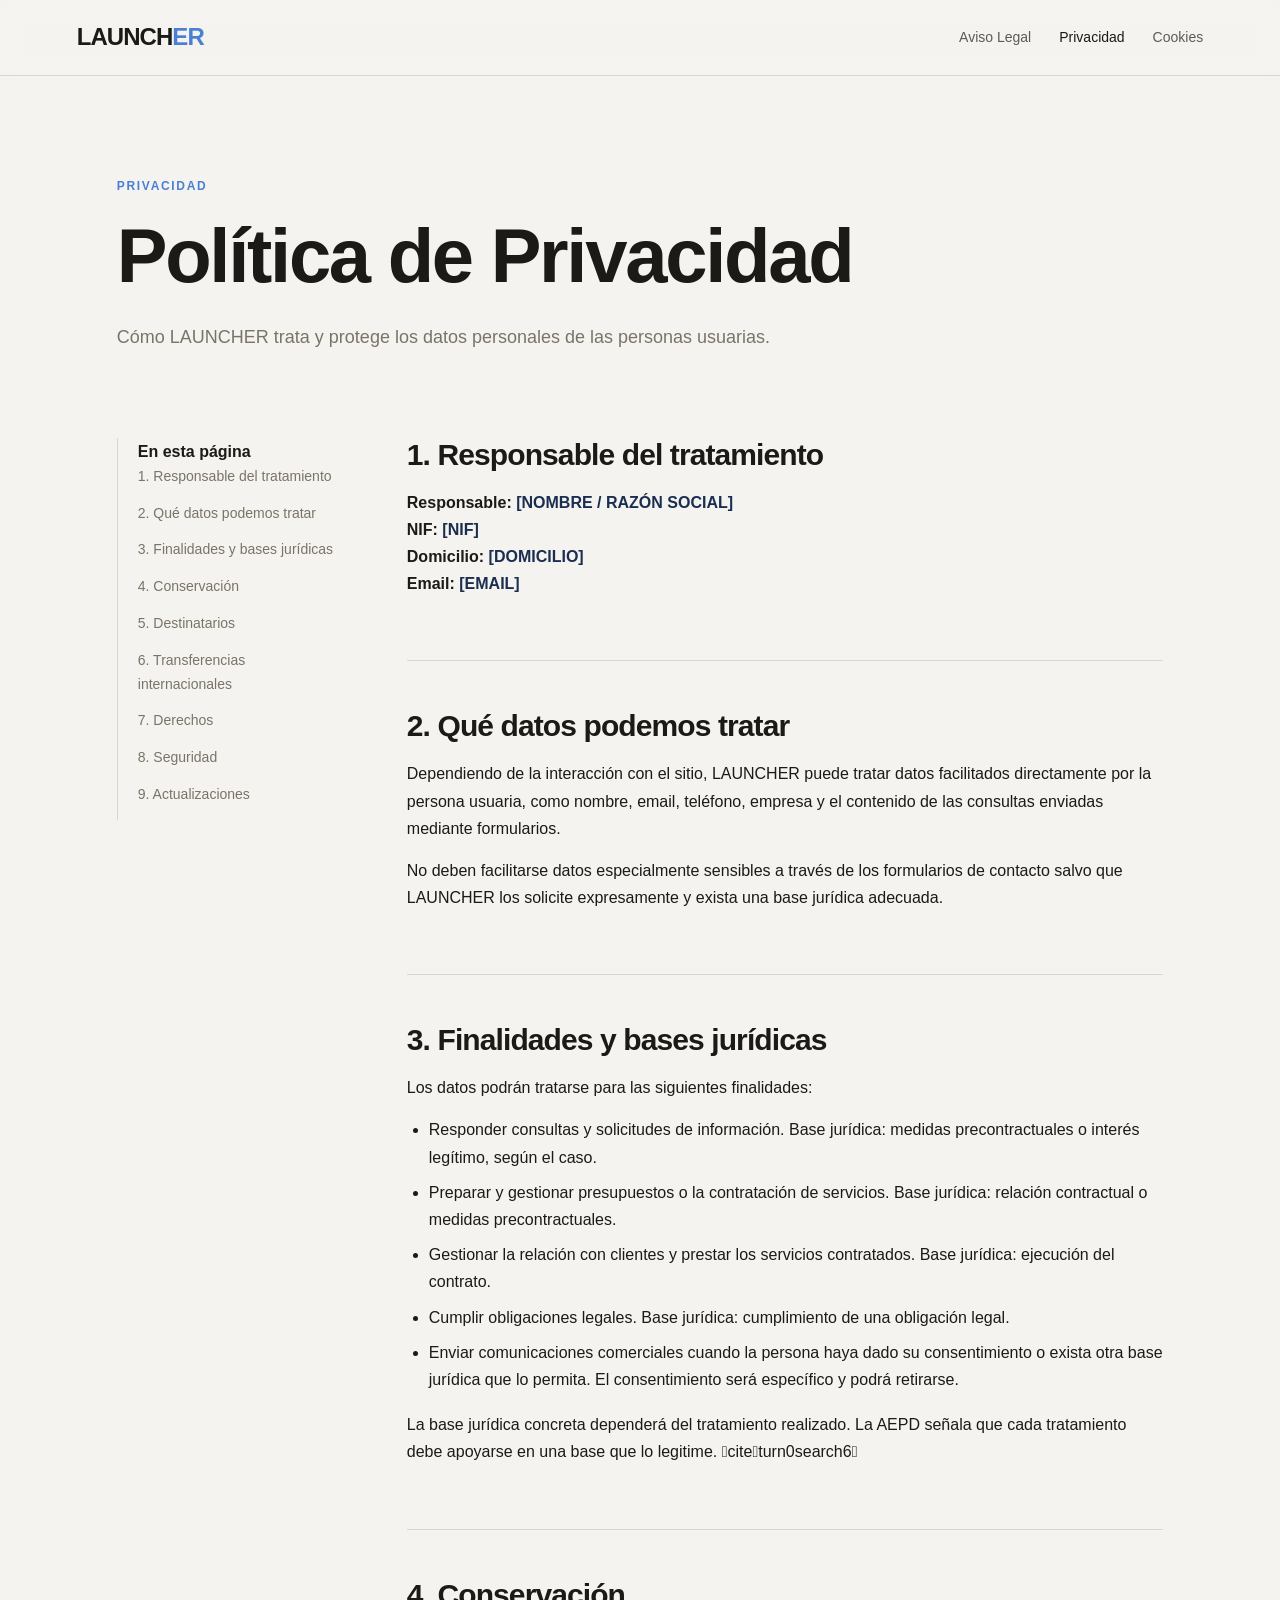
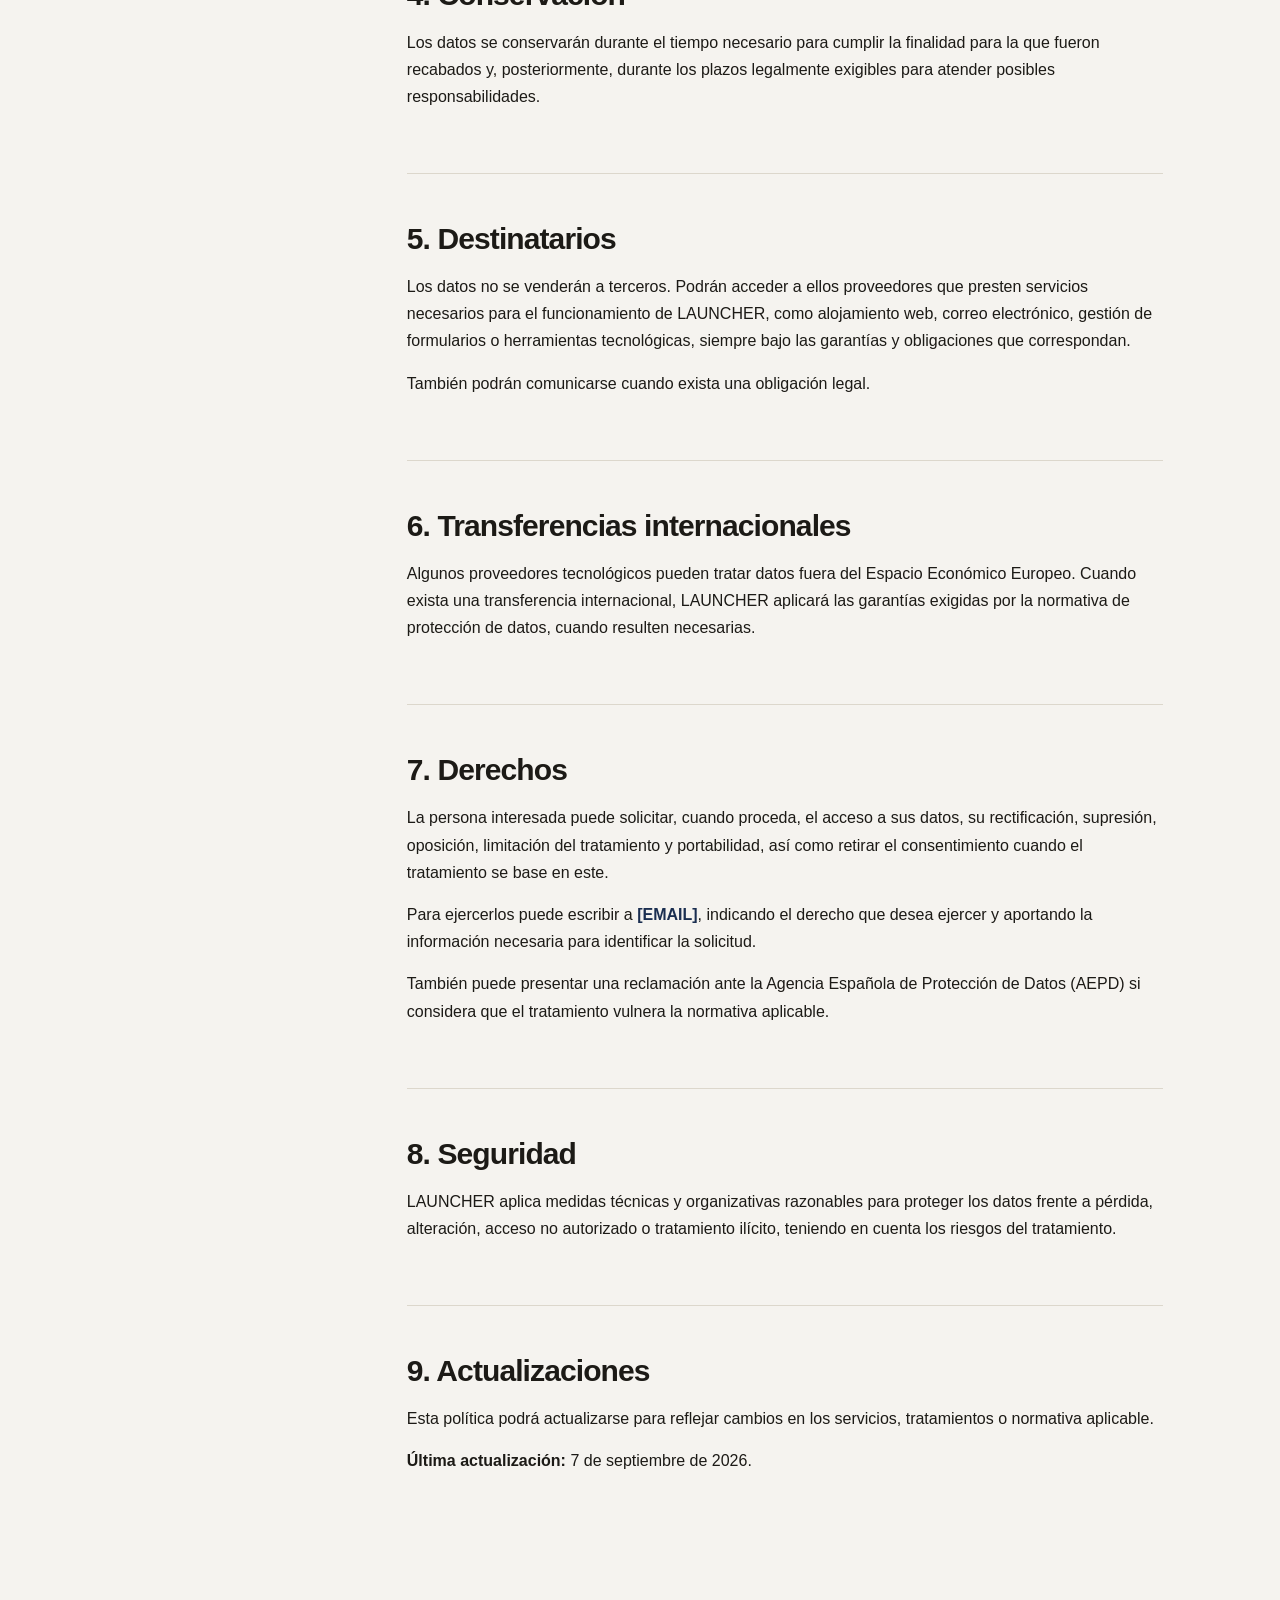
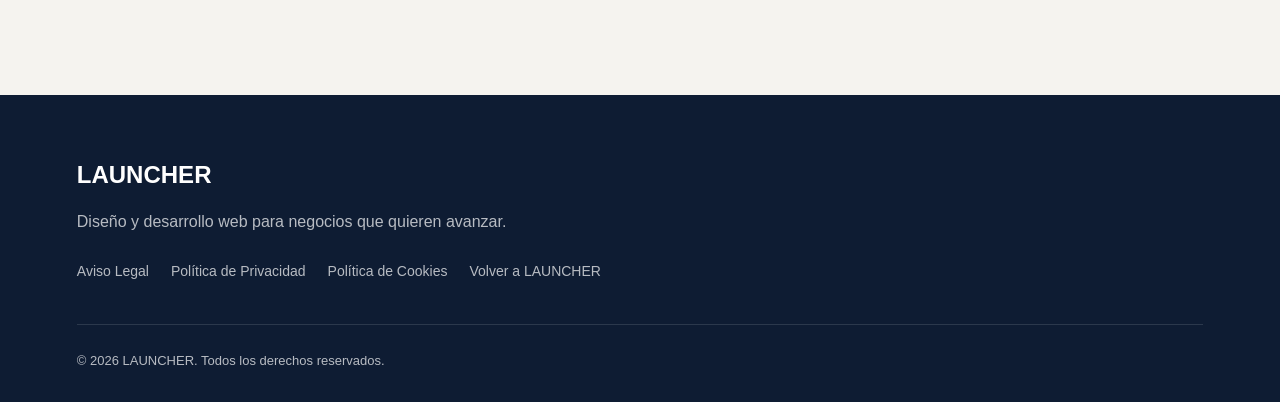
<file: politica-privacidad.html>
<!doctype html>
<html lang="es">
<head>
<meta charset="utf-8">
<meta name="viewport" content="width=device-width,initial-scale=1">
<title>Política de Privacidad · LAUNCHER</title>
<meta name="description" content="Cómo LAUNCHER trata y protege los datos personales de las personas usuarias.">
<link rel="stylesheet" href="legal.css">
</head>
<body>

<header>
  <a class="brand" href="index.html">LAUNCH<span>ER</span></a>
  <button class="menu" aria-label="Abrir menú" onclick="document.querySelector('nav').classList.toggle('open')">☰</button>
  <nav>
    <a href="aviso-legal.html" class="">Aviso Legal</a>
    <a href="politica-privacidad.html" class="active">Privacidad</a>
    <a href="politica-cookies.html" class="">Cookies</a>
  </nav>
</header>
<main>
  <div class="hero">
    <div class="eyebrow">Privacidad</div>
    <h1>Política de Privacidad</h1>
    <p class="intro">Cómo LAUNCHER trata y protege los datos personales de las personas usuarias.</p>
  </div>
  <div class="layout">
    <aside class="toc"><strong>En esta página</strong><a href="#s1">1. Responsable del tratamiento</a><a href="#s2">2. Qué datos podemos tratar</a><a href="#s3">3. Finalidades y bases jurídicas</a><a href="#s4">4. Conservación</a><a href="#s5">5. Destinatarios</a><a href="#s6">6. Transferencias internacionales</a><a href="#s7">7. Derechos</a><a href="#s8">8. Seguridad</a><a href="#s9">9. Actualizaciones</a></aside>
    <article><section id="s1"><h2>1. Responsable del tratamiento</h2><p><strong>Responsable:</strong> <span class="placeholder">[NOMBRE / RAZÓN SOCIAL]</span><br>
<strong>NIF:</strong> <span class="placeholder">[NIF]</span><br>
<strong>Domicilio:</strong> <span class="placeholder">[DOMICILIO]</span><br>
<strong>Email:</strong> <span class="placeholder">[EMAIL]</span></p></section><section id="s2"><h2>2. Qué datos podemos tratar</h2><p>Dependiendo de la interacción con el sitio, LAUNCHER puede tratar datos facilitados directamente por la persona usuaria, como nombre, email, teléfono, empresa y el contenido de las consultas enviadas mediante formularios.</p>
<p>No deben facilitarse datos especialmente sensibles a través de los formularios de contacto salvo que LAUNCHER los solicite expresamente y exista una base jurídica adecuada.</p></section><section id="s3"><h2>3. Finalidades y bases jurídicas</h2><p>Los datos podrán tratarse para las siguientes finalidades:</p>
<ul>
<li>Responder consultas y solicitudes de información. Base jurídica: medidas precontractuales o interés legítimo, según el caso.</li>
<li>Preparar y gestionar presupuestos o la contratación de servicios. Base jurídica: relación contractual o medidas precontractuales.</li>
<li>Gestionar la relación con clientes y prestar los servicios contratados. Base jurídica: ejecución del contrato.</li>
<li>Cumplir obligaciones legales. Base jurídica: cumplimiento de una obligación legal.</li>
<li>Enviar comunicaciones comerciales cuando la persona haya dado su consentimiento o exista otra base jurídica que lo permita. El consentimiento será específico y podrá retirarse.</li>
</ul>
<p>La base jurídica concreta dependerá del tratamiento realizado. La AEPD señala que cada tratamiento debe apoyarse en una base que lo legitime. citeturn0search6</p></section><section id="s4"><h2>4. Conservación</h2><p>Los datos se conservarán durante el tiempo necesario para cumplir la finalidad para la que fueron recabados y, posteriormente, durante los plazos legalmente exigibles para atender posibles responsabilidades.</p></section><section id="s5"><h2>5. Destinatarios</h2><p>Los datos no se venderán a terceros. Podrán acceder a ellos proveedores que presten servicios necesarios para el funcionamiento de LAUNCHER, como alojamiento web, correo electrónico, gestión de formularios o herramientas tecnológicas, siempre bajo las garantías y obligaciones que correspondan.</p>
<p>También podrán comunicarse cuando exista una obligación legal.</p></section><section id="s6"><h2>6. Transferencias internacionales</h2><p>Algunos proveedores tecnológicos pueden tratar datos fuera del Espacio Económico Europeo. Cuando exista una transferencia internacional, LAUNCHER aplicará las garantías exigidas por la normativa de protección de datos, cuando resulten necesarias.</p></section><section id="s7"><h2>7. Derechos</h2><p>La persona interesada puede solicitar, cuando proceda, el acceso a sus datos, su rectificación, supresión, oposición, limitación del tratamiento y portabilidad, así como retirar el consentimiento cuando el tratamiento se base en este.</p>
<p>Para ejercerlos puede escribir a <span class="placeholder">[EMAIL]</span>, indicando el derecho que desea ejercer y aportando la información necesaria para identificar la solicitud.</p>
<p>También puede presentar una reclamación ante la Agencia Española de Protección de Datos (AEPD) si considera que el tratamiento vulnera la normativa aplicable.</p></section><section id="s8"><h2>8. Seguridad</h2><p>LAUNCHER aplica medidas técnicas y organizativas razonables para proteger los datos frente a pérdida, alteración, acceso no autorizado o tratamiento ilícito, teniendo en cuenta los riesgos del tratamiento.</p></section><section id="s9"><h2>9. Actualizaciones</h2><p>Esta política podrá actualizarse para reflejar cambios en los servicios, tratamientos o normativa aplicable.</p>
<p><strong>Última actualización:</strong> 7 de septiembre de 2026.</p></section></article>
  </div>
</main>
<footer>
  <div class="footer-inner">
    <div class="footer-brand">LAUNCHER</div>
    <p>Diseño y desarrollo web para negocios que quieren avanzar.</p>
    <div class="footer-links">
      <a href="aviso-legal.html">Aviso Legal</a>
      <a href="politica-privacidad.html">Política de Privacidad</a>
      <a href="politica-cookies.html">Política de Cookies</a>
      <a href="index.html">Volver a LAUNCHER</a>
    </div>
    <div class="footer-bottom">© 2026 LAUNCHER. Todos los derechos reservados.</div>
  </div>
</footer>
</body>
</html>
</file>
<file: css/base.css>
/* LAUNCHER — BASE / VARIABLES / RESET */
:root{
    --focus: #4a80d4;
  }
  :focus-visible{
    outline: 2px solid var(--focus);
    outline-offset: 3px;
  }
  .skip-link{
    position:absolute;
    left:-9999px;
    top:0;
    background:#1c1a16;
    color:#f5f3ef;
    padding:12px 20px;
    z-index:1000;
    border-radius:0 0 8px 0;
    text-decoration:none;
    font-family:'Inter',sans-serif;
    font-size:14px;
  }
  .skip-link:focus{
    left:0;
  }
  @media (prefers-reduced-motion: reduce){
    html{scroll-behavior:auto;}
    *{animation-duration:0.01ms !important; animation-iteration-count:1 !important; transition-duration:0.01ms !important;}
  }
  :root{
    --bg:#f5f3ef;
    --bg-alt:#ece8e1;
    --ink:#1c1a16;
    --accent:#1a2e50;
    --blue-light:#4a80d4;
    --line:#dcd7cc;
    --muted:#7a7468;
  }
  *{margin:0;padding:0;box-sizing:border-box;}
  html{scroll-behavior:smooth;}
  body{
    background:var(--bg);
    color:var(--ink);
    font-family:'Inter',sans-serif;
    overflow-x:hidden;
  }
</file>
<file: css/layout.css>
/* LAUNCHER — HEADER / HERO / LAYOUT */
/* ---------- HEADER ---------- */
  header{
    position:fixed;
    top:0; left:0; right:0;
    height:76px;
    display:flex;
    align-items:center;
    padding:0 48px;
    z-index:100;
    background:rgba(245,243,239,0);
    border-bottom:1px solid transparent;
    transition:background .3s ease, border-color .3s ease;
  }
  header.scrolled{
    background:rgba(245,243,239,.92);
    backdrop-filter:blur(8px);
    border-color:var(--line);
  }
  .header-brand{
    display:flex;
    align-items:center;
    gap:4px;
  }
  .header-rocket{
    width:34px;
    height:34px;
    object-fit:contain;
    transform:rotate(-35deg);
    opacity:0;
    transition:opacity .3s ease, transform .5s ease;
    display:block;
  }
  .header-brand.visible .header-rocket{
    opacity:1;
  }
  .header-brand.visible:hover .header-rocket{
    transform:rotate(325deg);
  }
  .brand-logo-img{
    height: 36px;
    object-fit: contain;
    display: block;
  }
  .header-nav{
    margin-left:auto;
    display:flex;
    gap:36px;
    font-size:14px;
    letter-spacing:.02em;
  }
  .header-nav a{
    color:var(--ink);
    text-decoration:none;
    opacity:.75;
  }
  .header-nav a:hover{opacity:1;}

  .nav-toggle{
    display:none;
    margin-left:auto;
    background:none;
    border:none;
    width:32px;
    height:32px;
    flex-direction:column;
    justify-content:center;
    align-items:center;
    gap:6px;
    cursor:pointer;
    z-index:110;
  }
  .nav-toggle span{
    display:block;
    width:24px;
    height:2px;
    background:var(--ink);
    transition:transform .25s ease, opacity .25s ease;
  }
  .nav-toggle[aria-expanded="true"] span:nth-child(1){ transform:translateY(8px) rotate(45deg); }
  .nav-toggle[aria-expanded="true"] span:nth-child(2){ opacity:0; }
  .nav-toggle[aria-expanded="true"] span:nth-child(3){ transform:translateY(-8px) rotate(-45deg); }

  /* ---------- ROCKET (shared across hero + header via fixed positioning) ---------- */
  #rocket-wrap{
    position:fixed;
    z-index:90;
    will-change:transform, top, left, width, height;
    pointer-events:none;
  }
  #rocket-img{
    display:block;
    width:100%;
    height:100%;
    object-fit:contain;
    transform-origin:50% 50%;
  }

  /* ---------- HERO ---------- */
  .hero{
    min-height:100vh;
    display:flex;
    align-items:center;
    padding:0 6vw;
    gap:4vw;
    position:relative;
  }
  .hero-rocket-spacer{
    flex:0 0 38%;
    max-width:520px;
    aspect-ratio:1/1.3;
    position:relative;
  }
  .hero-text{
    flex:1;
    max-width:620px;
  }
  .eyebrow{
    font-size:13px;
    letter-spacing:.12em;
    text-transform:uppercase;
    color:var(--blue-light);
    font-weight:600;
    margin-bottom:22px;
    display:block;
  }
  h1{
    font-family:'Syne',sans-serif;
    font-weight:800;
    font-size:clamp(40px, 5.4vw, 76px);
    line-height:1.02;
    letter-spacing:-.01em;
    margin-bottom:26px;
  }
  h1 em{
    font-style:normal;
    color:var(--blue-light);
  }
  .hero-text p{
    font-size:18px;
    line-height:1.6;
    color:var(--muted);
    max-width:480px;
    margin-bottom:36px;
  }
  .cta-row{
    display:flex;
    gap:16px;
    align-items:center;
  }
  .btn{
    font-family:'Inter',sans-serif;
    font-weight:500;
    font-size:15px;
    padding:14px 28px;
    border-radius:999px;
    text-decoration:none;
    transition:transform .2s ease, opacity .2s ease;
    display:inline-block;
  }
  .btn-primary{
    background:var(--ink);
    color:var(--bg);
  }
  .btn-primary:hover{transform:translateY(-2px);}
  .btn-ghost{
    color:var(--ink);
    opacity:.7;
  }
  .btn-ghost:hover{opacity:1;}

  /* ---------- BODY SECTIONS (filler so scroll works) ---------- */
  section.content{
    padding:120px 6vw;
    max-width:900px;
  }
  section.content h2{
    font-family:'Syne',sans-serif;
    font-weight:700;
    font-size:34px;
    margin-bottom:18px;
  }
  section.content p{
    color:var(--muted);
    font-size:17px;
    line-height:1.7;
    max-width:560px;
  }
  .divider{
    height:1px;
    background: linear-gradient(to right, transparent, var(--line), transparent);
    margin:0 6vw;
    opacity: 0.8;
  }

  @media (max-width:860px){
    .hero{flex-direction:column;justify-content:center;text-align:center;padding-top:120px;}
    .hero-rocket-spacer{flex:0 0 auto;width:60%;max-width:280px;margin-bottom:20px;}
    .hero-text p{margin-left:auto;margin-right:auto;}
    .cta-row{justify-content:center;}
    header{padding:0 20px;}

    .nav-toggle{display:flex;}
    .header-nav{
      position:fixed;
      top:76px; left:0; right:0;
      flex-direction:column;
      gap:0;
      background:var(--bg);
      border-top:1px solid var(--line);
      max-height:0;
      overflow:hidden;
      transition:max-height .3s ease;
      margin-left:0;
    }
    .header-nav.open{ max-height:340px; }
    .header-nav a{
      padding:16px 24px;
      border-bottom:1px solid var(--line);
      opacity:1;
      width:100%;
    }
  }
</file>
<file: css/components.css>
/* LAUNCHER — CARDS / STEPS / PRICING / FAQ / CTA */
/* CARDS */
  .cards-grid{
    display: grid; grid-template-columns: repeat(auto-fit, minmax(280px, 1fr)); gap: 24px; margin-top: 48px;
  }
  .card{
    background: #ffffff; border: 1px solid var(--line); border-radius: 12px; padding: 32px; transition: transform 0.3s; text-align: left;
  }
  .card:hover{ transform: translateY(-4px); }
  .card-icon{ font-size: 24px; margin-bottom: 20px; color: var(--accent); }
  .card h3{ font-family:'Syne',sans-serif; font-size: 18px; margin-bottom: 12px; color: var(--ink); }
  .card p{ font-size: 15px !important; text-align: left !important; margin: 0 !important; color: var(--muted); }

  /* STEPS */
  .steps-grid{
    display: grid; grid-template-columns: repeat(4, 1fr); gap: 32px; margin-top: 64px; position: relative;
  }
  .steps-grid::before{
    content: ''; position: absolute; top: 32px; left: 10%; right: 10%; height: 1px; background: var(--line); z-index: 0;
  }
  @media(max-width: 860px){
    .steps-grid{ grid-template-columns: 1fr; }
    .steps-grid::before{ display: none; }
  }
  .step{ position: relative; z-index: 1; text-align: center; }
  .step-number{
    width: 64px; height: 64px; border: 1px solid var(--line); border-radius: 12px; display: flex; align-items: center; justify-content: center; margin: 0 auto 24px; font-family:'Syne',sans-serif; font-weight: 700; font-size: 20px; color: var(--accent); background: #ffffff;
  }
  .step h3{ font-family:'Syne',sans-serif; font-size: 18px; margin-bottom: 12px; color: var(--ink); }
  .step p{ font-size: 14px !important; margin: 0 auto !important; max-width: 240px; color: var(--muted); }

  /* PRICING */
  .pricing-grid{ display: grid; grid-template-columns: repeat(auto-fit, minmax(220px, 1fr)); gap: 24px; margin-top: 64px; }
  .plan-card{ background: #ffffff; border: 1px solid var(--line); border-radius: 16px; padding: 40px 24px; position: relative; display: flex; flex-direction: column; text-align: left; }
  .plan-card.highlight{ border-color: var(--accent); background: rgba(26, 46, 80, 0.04); }
  .plan-tag{ position: absolute; top: -12px; right: 24px; background: var(--accent); color: white; font-size: 11px; font-weight: 700; padding: 4px 12px; border-radius: 99px; letter-spacing: 0.05em; }
  .plan-name{ font-family:'Syne',sans-serif; font-size: 24px; font-weight: 700; margin-bottom: 16px; color: var(--ink); }
  .plan-desc{ font-size: 13px; color: var(--muted); margin-bottom: 32px; font-style: italic; min-height: 48px; }
  .plan-features{ list-style: none; margin-bottom: 40px; flex-grow: 1; padding: 0; }
  .plan-features li{ font-size: 13px; margin-bottom: 16px; display: flex; gap: 12px; color: var(--ink); opacity: 0.85; }
  .plan-features li::before{ content: '✓'; color: var(--accent); font-weight: bold; }
  .plan-card .btn{ width: 100%; text-align: center; }
  .btn-outline{ background: transparent; border: 1px solid var(--ink); color: var(--ink); }
  .btn-outline:hover{ background: rgba(28, 26, 22, 0.05); }
  .btn-rust{ background: var(--accent); color: white; border: 1px solid var(--accent); transition: all 0.2s ease; }
  .btn-rust:hover{ background: var(--blue-light); border-color: var(--blue-light); }

  /* MAINTENANCE BANNER */
  .maintenance-banner{
    background: #ffffff;
    border: 1px solid var(--line);
    border-radius: 16px;
    padding: 32px;
    margin-top: 32px;
    display: flex;
    align-items: center;
    justify-content: space-between;
    text-align: left;
    gap: 32px;
  }
  .maintenance-content{
    flex: 1 1 40%;
  }
  .maintenance-features{
    flex: 1 1 auto;
    display: flex;
    flex-direction: column;
    gap: 12px;
  }
  .maintenance-features li {
    margin-bottom: 0;
  }
  .maintenance-action{
    flex: 0 0 auto;
  }
  @media(max-width: 900px){
    .maintenance-banner{
      flex-direction: column;
      align-items: flex-start;
      gap: 24px;
    }
    .maintenance-action{
      width: 100%;
    }
    .maintenance-action .btn{
      width: 100%;
      text-align: center;
      display: block;
    }
  }

  /* FAQ */
  .faq-container{ max-width: 800px; margin: 48px auto 0; text-align: left; }
  details{ background: #ffffff; border: 1px solid var(--line); border-radius: 12px; margin-bottom: 16px; overflow: hidden; }
  summary{ padding: 24px; font-weight: 500; font-size: 16px; cursor: pointer; list-style: none; display: flex; justify-content: space-between; align-items: center; color: var(--ink); }
  summary::-webkit-details-marker{ display:none; }
  summary::after{ content: '+'; color: var(--accent); font-size: 24px; font-weight: 400; }
  details[open] summary::after{ content: '−'; }
  .faq-content{ padding: 0 24px 24px; font-size: 15px; line-height: 1.6; color: var(--muted); }

  /* CTA SECTION */
  .cta-section{ padding: 120px 6vw; text-align: center; background: #0e1c33; color: #ffffff; }
  .cta-section h2{ font-size: clamp(32px, 4vw, 56px); margin-bottom: 24px; font-family:'Playfair Display', serif; font-weight: 700; color: #ffffff; line-height: 1.1; }
  .cta-section h2 em{ font-style: italic; color: var(--blue-light); font-weight: 600; }
  .cta-section p{ margin: 0 auto 40px; color: rgba(255, 255, 255, 0.7); max-width: 600px; font-size: 18px; }
  .cta-buttons{ display: flex; justify-content: center; gap: 24px; align-items: center; }
  .cta-link-hover{ color: rgba(255, 255, 255, 0.8); text-decoration: none; border-bottom: 1px solid rgba(255, 255, 255, 0.3); padding-bottom: 2px; transition: all .2s; font-size: 15px; }
  .cta-link-hover:hover{ color: #ffffff; border-color: #ffffff; }
  .link-hover:hover{ border-color: var(--ink); }
</file>
<file: css/footer.css>
/* LAUNCHER — FOOTER */
/* FOOTER */
  .site-footer { background: #0e1c33; color: rgba(255, 255, 255, 0.7); padding: 64px 6vw 32px; border-top: 1px solid rgba(255, 255, 255, 0.1); font-size: 14px; text-align: left; }
  .footer-grid { max-width: 1200px; margin: 0 auto; display: grid; grid-template-columns: 2fr 1fr 1fr 1fr; gap: 48px; margin-bottom: 64px; }
  .footer-brand h3 { font-family: 'Syne', sans-serif; color: #ffffff; font-size: 24px; margin-bottom: 16px; font-weight: 700; }
  .footer-brand p { margin-bottom: 24px; line-height: 1.6; max-width: 280px; }
  .footer-socials { display: flex; gap: 16px; }
  .footer-socials a { color: #ffffff; text-decoration: none; opacity: 0.7; transition: opacity 0.2s; font-size: 18px; font-weight: bold; }
  .footer-socials a:hover { opacity: 1; }
  .footer-col h4 { color: #ffffff; font-family: 'Syne', sans-serif; font-size: 16px; margin-bottom: 24px; font-weight: 600; }
  .footer-col ul { list-style: none; padding: 0; margin: 0; }
  .footer-col ul li { margin-bottom: 12px; }
  .footer-col ul li a { color: rgba(255, 255, 255, 0.7); text-decoration: none; transition: color 0.2s; }
  .footer-col ul li a:hover { color: var(--blue-light); }
  .footer-bottom { max-width: 1200px; margin: 0 auto; border-top: 1px solid rgba(255, 255, 255, 0.1); padding-top: 32px; display: flex; justify-content: space-between; align-items: center; flex-wrap: wrap; gap: 16px; }
  .footer-legal a { color: rgba(255, 255, 255, 0.7); text-decoration: none; margin-left: 24px; transition: color 0.2s; }
  .footer-legal a:hover { color: #ffffff; }

  @media (max-width: 900px) {
    .footer-grid { grid-template-columns: 1fr 1fr; }
  }
  @media (max-width: 600px) {
    .footer-grid { grid-template-columns: 1fr; }
    .footer-bottom { flex-direction: column; text-align: center; justify-content: center; }
    .footer-legal a { margin: 0 12px; }
  }
</file>
<file: legal.css>
:root{
  --bg:#f5f3ef; --bg-alt:#ece8e1; --ink:#1c1a16;
  --accent:#1a2e50; --blue-light:#4a80d4; --line:#dcd7cc; --muted:#7a7468;
}
*{margin:0;padding:0;box-sizing:border-box}
html{scroll-behavior:smooth}
body{background:var(--bg);color:var(--ink);font-family:Inter,Arial,sans-serif;line-height:1.7}
a{color:inherit}
header{position:sticky;top:0;z-index:10;height:76px;display:flex;align-items:center;padding:0 6vw;background:rgba(245,243,239,.92);backdrop-filter:blur(8px);border-bottom:1px solid var(--line)}
.brand{font-family:Arial,sans-serif;font-size:24px;font-weight:800;letter-spacing:-.04em;text-decoration:none}
.brand span{color:var(--blue-light)}
nav{margin-left:auto;display:flex;gap:28px;font-size:14px}
nav a{text-decoration:none;opacity:.7} nav a:hover,nav a.active{opacity:1}
.menu{display:none}
.hero{padding:100px 6vw 70px;max-width:1200px;margin:auto}
.eyebrow{font-size:12px;letter-spacing:.14em;text-transform:uppercase;color:var(--blue-light);font-weight:700;margin-bottom:18px}
h1,h2,h3{font-family:Arial,sans-serif;letter-spacing:-.03em;line-height:1.1}
h1{font-size:clamp(42px,6vw,76px);max-width:900px;margin-bottom:24px}
.intro{font-size:18px;color:var(--muted);max-width:700px}
.layout{max-width:1200px;margin:0 auto;padding:0 6vw 110px;display:grid;grid-template-columns:220px 1fr;gap:70px}
.toc{position:sticky;top:110px;height:max-content;border-left:1px solid var(--line);padding-left:20px}
.toc a{display:block;text-decoration:none;color:var(--muted);font-size:14px;margin-bottom:13px}
.toc a:hover{color:var(--ink)}
article{max-width:800px}
article section{padding:0 0 48px;margin-bottom:48px;border-bottom:1px solid var(--line)}
article section:last-child{border-bottom:0}
h2{font-size:30px;margin-bottom:18px}
h3{font-size:19px;margin:28px 0 10px}
p{margin-bottom:15px}
ul,ol{padding-left:22px;margin:10px 0 18px}
li{margin-bottom:8px}
.note{background:#fff;border:1px solid var(--line);border-radius:14px;padding:22px;margin:24px 0;color:var(--muted)}
.placeholder{color:var(--accent);font-weight:700}
footer{background:#0e1c33;color:rgba(255,255,255,.7);padding:60px 6vw 30px}
.footer-inner{max-width:1200px;margin:auto}
.footer-brand{color:#fff;font-size:24px;font-weight:800;margin-bottom:12px}
.footer-links{display:flex;flex-wrap:wrap;gap:22px;margin:25px 0 40px}
.footer-links a{text-decoration:none;font-size:14px}
.footer-bottom{border-top:1px solid rgba(255,255,255,.12);padding-top:25px;font-size:13px}
@media(max-width:800px){
  header{padding:0 20px}.menu{display:block;margin-left:auto;border:0;background:none;font-size:22px}
  nav{display:none}.hero{padding:75px 20px 50px}.layout{display:block;padding:0 20px 70px}
  .toc{position:static;margin-bottom:45px;padding:18px 0 5px 18px}
  h1{font-size:46px} article section{padding-bottom:35px;margin-bottom:35px}
  footer{padding:50px 20px 25px}
}
</file>
